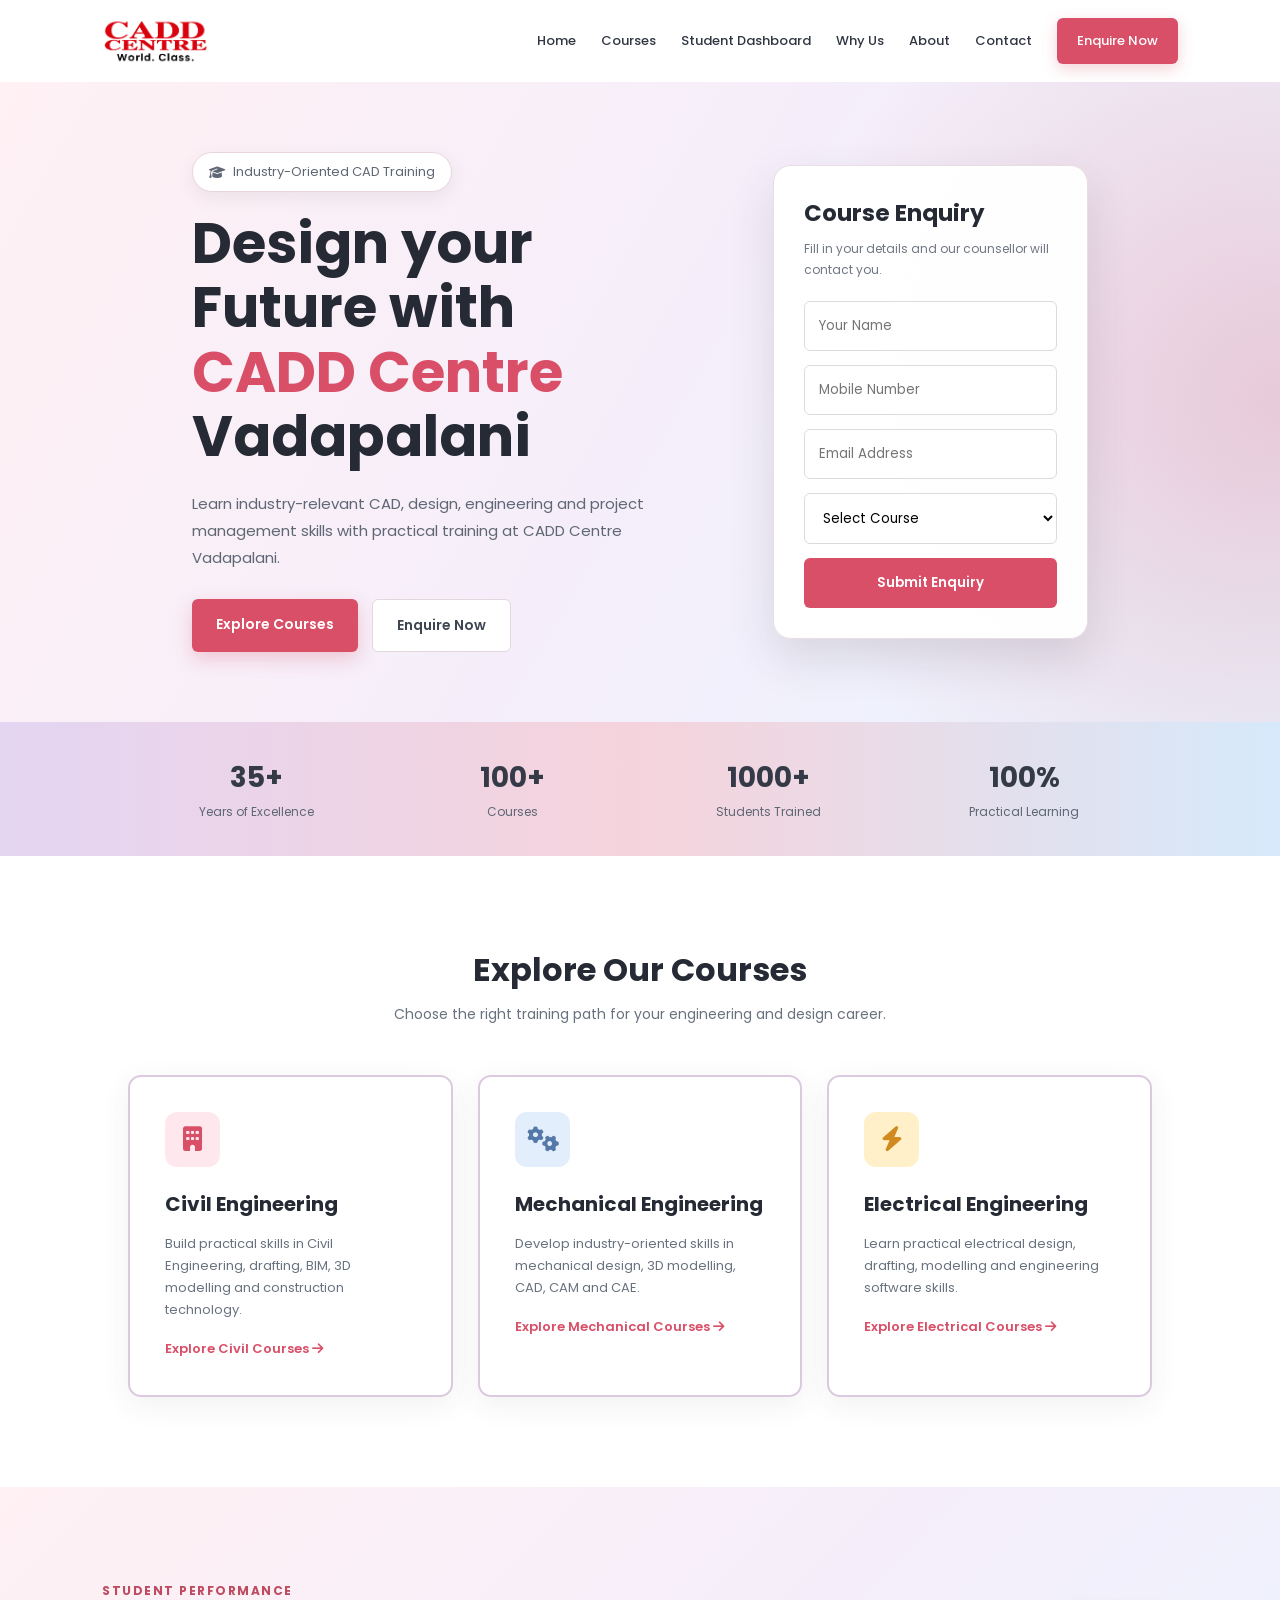
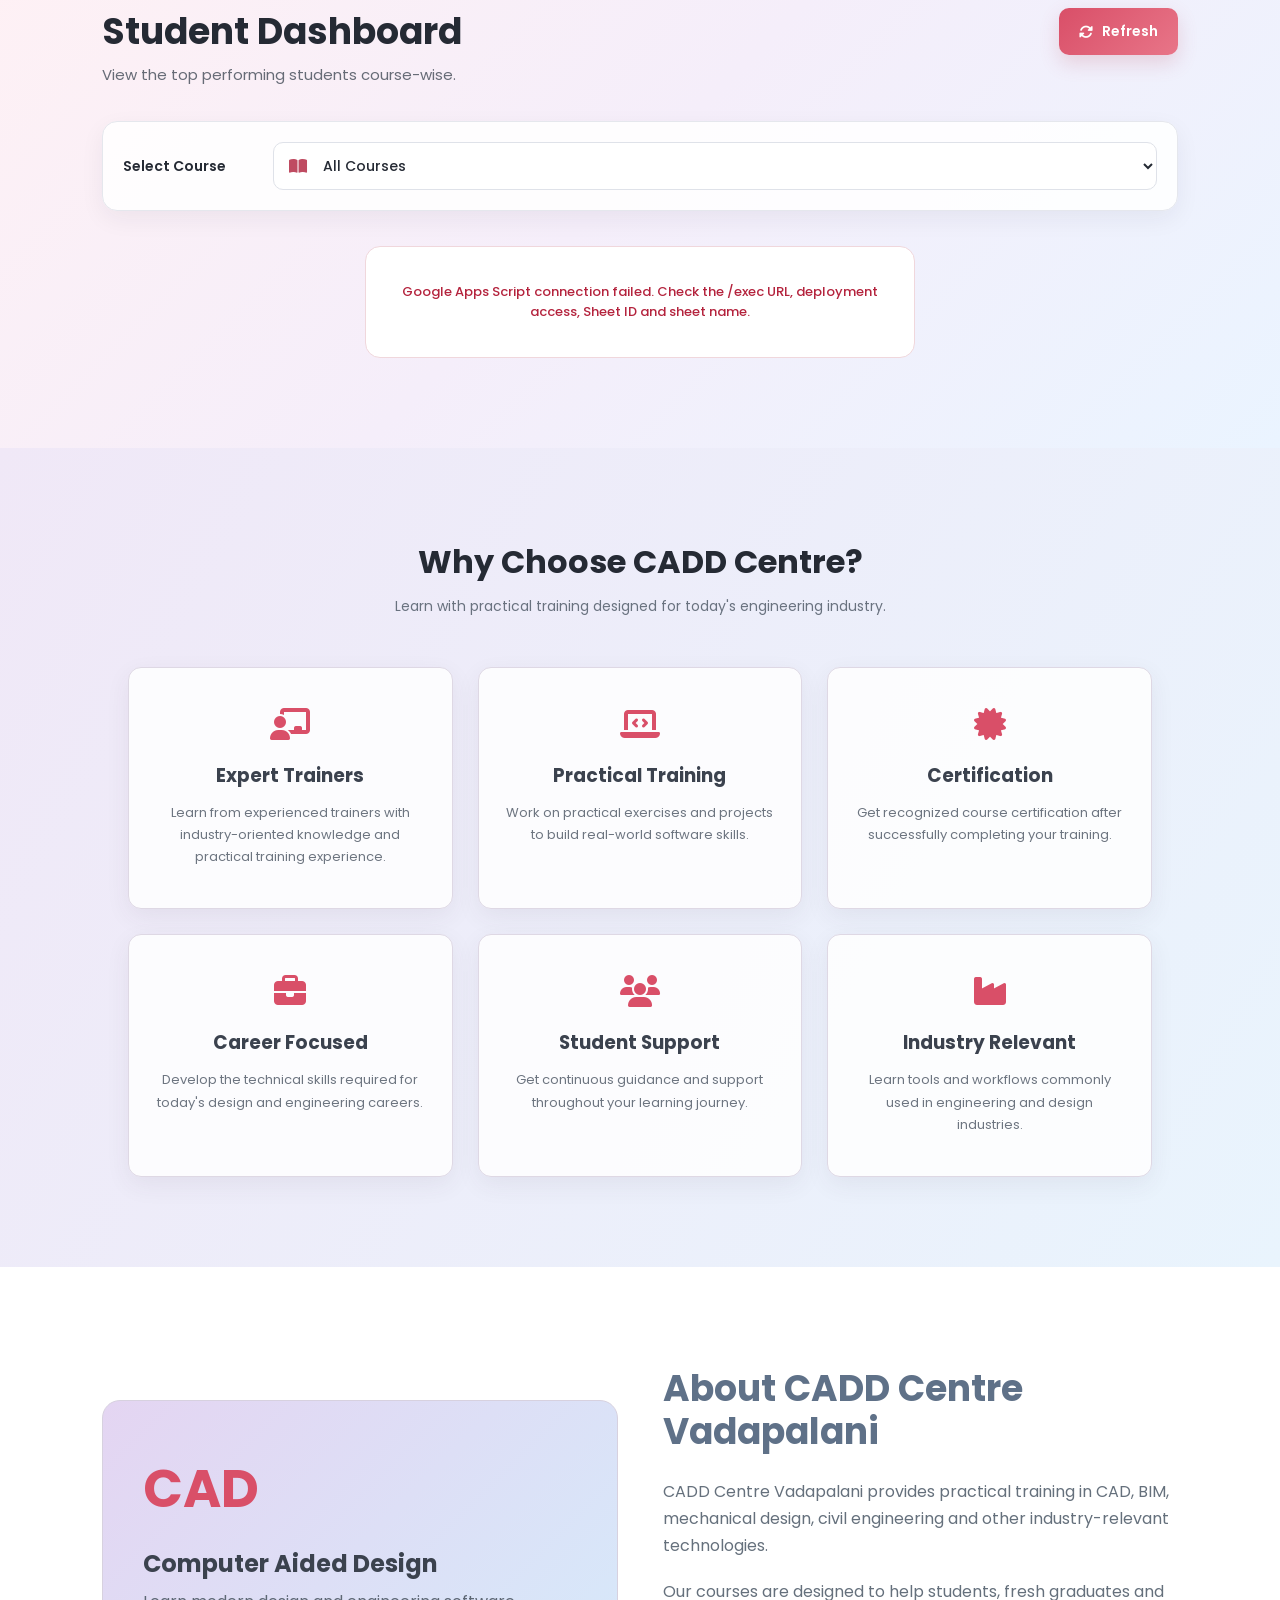
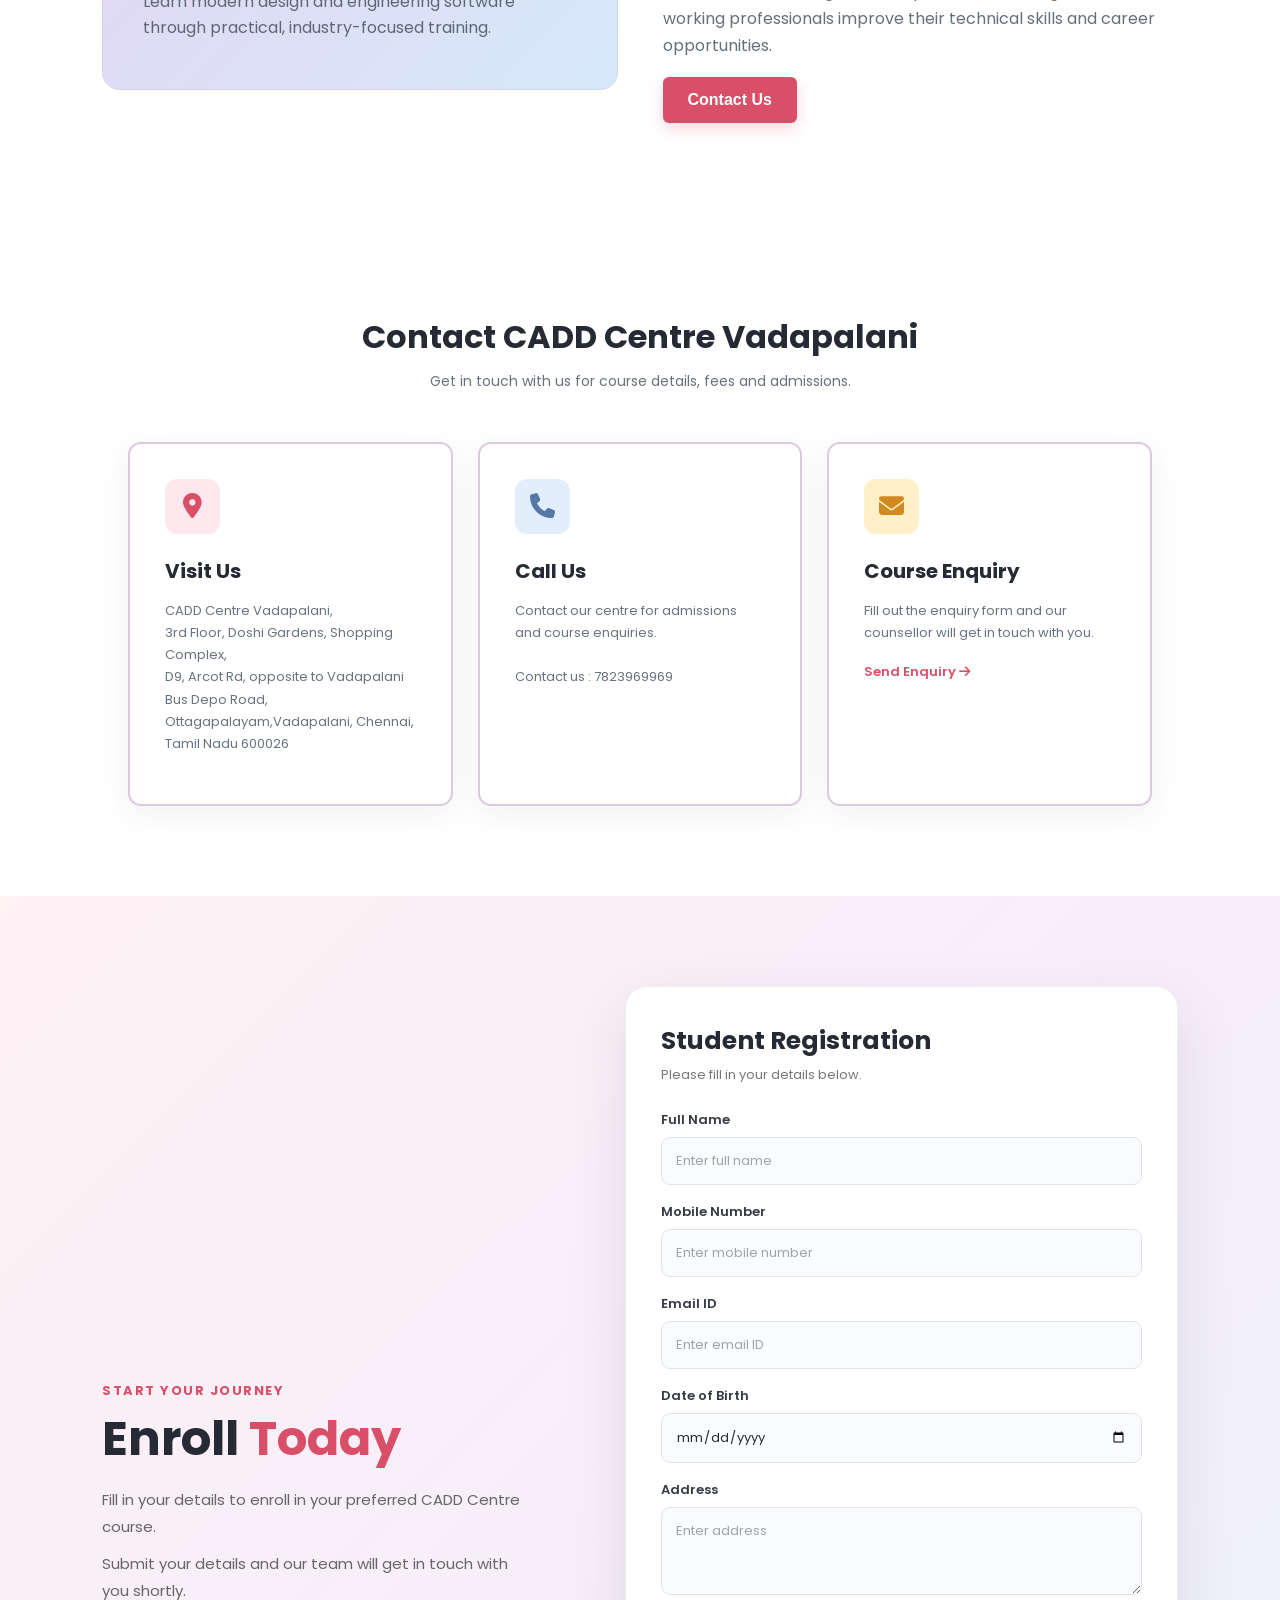
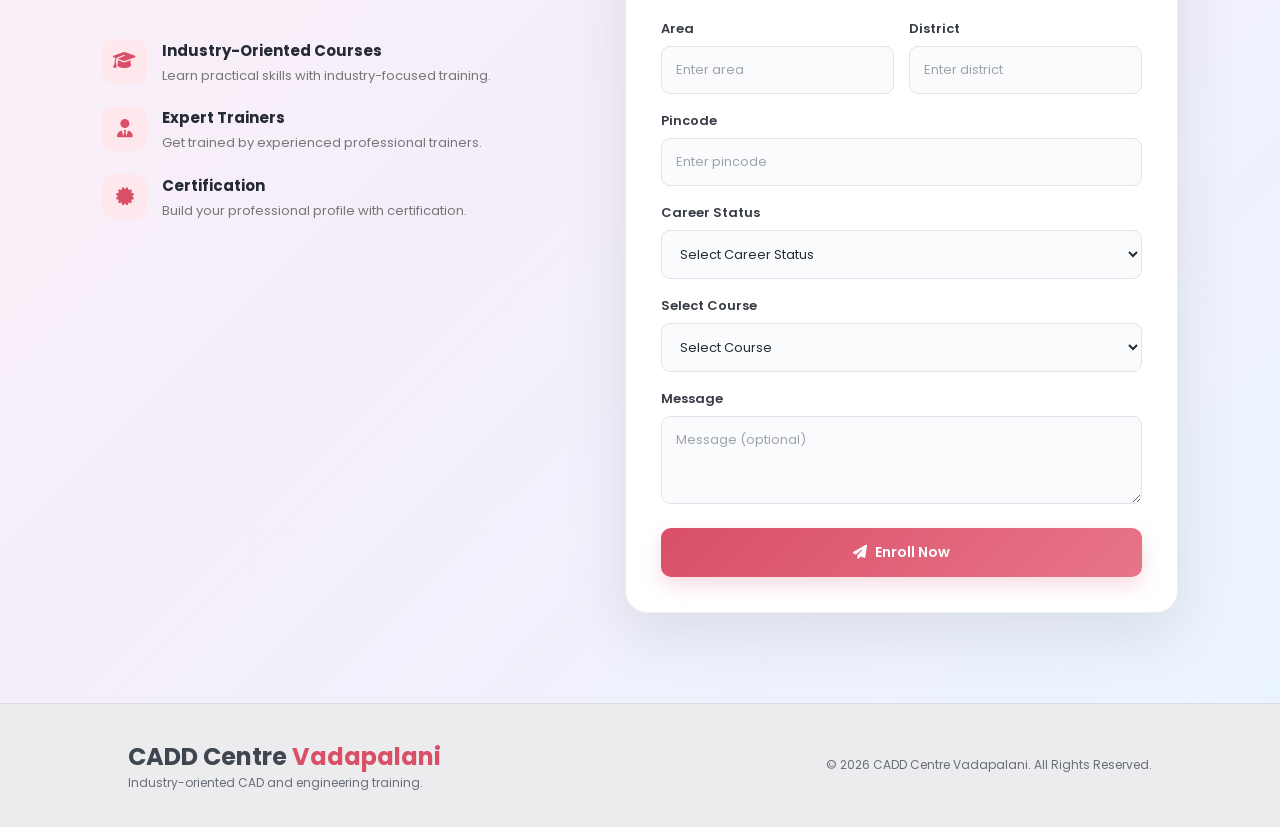
<file: index.html>
<!DOCTYPE html>
<html lang="en">

<head>
    <meta charset="UTF-8">
    <meta name="viewport" content="width=device-width, initial-scale=1.0">

    <title>CADD Centre Vadapalani</title>

    <!-- Google Font -->
    <link rel="preconnect" href="https://fonts.googleapis.com">
    <link rel="preconnect" href="https://fonts.gstatic.com" crossorigin>

    <link
        href="https://fonts.googleapis.com/css2?family=Poppins:wght@400;500;600;700;800&display=swap"
        rel="stylesheet"
    >

    <!-- Font Awesome -->
    <link
        rel="stylesheet"
        href="https://cdnjs.cloudflare.com/ajax/libs/font-awesome/6.5.2/css/all.min.css"
    >

    <!-- Main CSS -->
    <link rel="stylesheet" href="style.css">
</head>

<body>

 
    <!-- =====================================================
         NAVBAR
    ====================================================== -->

    <header class="navbar">

        <a href="index.html" class="logo">
            <img
                src="images/caddlogo.png"
                alt="CADD Centre Vadapalani"
            >
        </a>

        <nav class="nav-links" id="navLinks">

            <a href="#home">Home</a>

            <a href="#courses">Courses</a>

            <a href="#dashboard">Student Dashboard</a>

            <a href="#why-us">Why Us</a>

            <a href="#about">About</a>

            <a href="#contact">Contact</a>

            <a href="#enquiry" class="enquire-btn">
                Enquire Now
            </a>

        </nav>

        <button
            class="menu-toggle"
            id="menuToggle"
            aria-label="Open Menu"
            aria-expanded="false"
            type="button"
        >
            <span></span>
            <span></span>
            <span></span>
        </button>

    </header>


    <!-- =====================================================
         HERO
    ====================================================== -->

    <section class="hero" id="home">

        <div class="hero-content">

            <div class="tag">
                <i class="fa-solid fa-graduation-cap"></i>
                Industry-Oriented CAD Training
            </div>

             <h1>
                Design your Future with
                <br>
                <span>CADD Centre</span>
                <br>
                Vadapalani
            </h1>

            <p>
                Learn industry-relevant CAD, design, engineering
                and project management skills with practical
                training at CADD Centre Vadapalani.
            </p>

            <div class="hero-buttons">

                <a
                    href="#courses"
                    class="primary-btn"
                >
                    Explore Courses
                </a>

                <a
                    href="#enquiry"
                    class="secondary-btn"
                >
                    Enquire Now
                </a>

            </div>

        </div>


        <!-- ENQUIRY FORM -->

        <div
            class="course-form"
            id="enquiry"
        >

            <h2>
                Course Enquiry
            </h2>

            <p>
                Fill in your details and our counsellor
                will contact you.
            </p>

            <form id="enquiryForm">

                <input
                    type="text"
                    id="studentName"
                    placeholder="Your Name"
                    required
                >

                <input
                    type="tel"
                    id="studentPhone"
                    placeholder="Mobile Number"
                    required
                >

                <input
                    type="email"
                    id="studentEmail"
                    placeholder="Email Address"
                >

                <select
                    id="course"
                    required
                >

                    <option value="">
                        Select Course
                    </option>

                    <option value="Civil">
                        Civil
                    </option>

                    <option value="Mechanical">
                        Mechanical
                    </option>

                    <option value="Electrical">
                        Electrical
                    </option>

                </select>

                <button type="submit">
                    Submit Enquiry
                </button>

            </form>

        </div>

    </section>


    <!-- =====================================================
         STATISTICS
    ====================================================== -->

    <section class="stats">

        <div class="stat-box">

            <h2>35+</h2>

            <p>
                Years of Excellence
            </p>

        </div>


        <div class="stat-box">

            <h2>100+</h2>

            <p>
                Courses
            </p>

        </div>


        <div class="stat-box">

            <h2>1000+</h2>

            <p>
                Students Trained
            </p>

        </div>


        <div class="stat-box">

            <h2>100%</h2>

            <p>
                Practical Learning
            </p>

        </div>

    </section>


    <!-- =====================================================
         COURSES
    ====================================================== -->

    <section
        class="courses"
        id="courses"
    >

        <div class="section-title">

            <h2>
                Explore Our Courses
            </h2>

            <p>
                Choose the right training path for your
                engineering and design career.
            </p>

        </div>


        <div class="course-grid">


            <!-- CIVIL -->

            <div class="course-card">

                <div class="icon civil">
                    <i class="fa-solid fa-building"></i>
                </div>

                <h3>
                    Civil Engineering
                </h3>

                <p>
                    Build practical skills in Civil Engineering,
                    drafting, BIM, 3D modelling and construction
                    technology.
                </p>

                <a href="Civil.html">
                    Explore Civil Courses
                    <i class="fa-solid fa-arrow-right"></i>
                </a>

            </div>


            <!-- MECHANICAL -->

            <div class="course-card">

                <div class="icon mechanical">
                    <i class="fa-solid fa-gears"></i>
                </div>

                <h3>
                    Mechanical Engineering
                </h3>

                <p>
                    Develop industry-oriented skills in mechanical
                    design, 3D modelling, CAD, CAM and CAE.
                </p>

                <a href="mech.html">
                    Explore Mechanical Courses
                    <i class="fa-solid fa-arrow-right"></i>
                </a>

            </div>


            <!-- ELECTRICAL -->

            <div class="course-card">

                <div class="icon electrical">
                    <i class="fa-solid fa-bolt"></i>
                </div>

                <h3>
                    Electrical Engineering
                </h3>

                <p>
                    Learn practical electrical design, drafting,
                    modelling and engineering software skills.
                </p>

                <a href="elec.html">
                    Explore Electrical Courses
                    <i class="fa-solid fa-arrow-right"></i>
                </a>

            </div>

        </div>

    </section>


    <!-- =====================================================
         STUDENT DASHBOARD
    ====================================================== -->


<section class="student-dashboard" id="dashboard">

    <div class="dashboard-container">

        <!-- HEADER -->
        <div class="dashboard-header">

            <div class="dashboard-title-area">

                <span class="dashboard-label">
                    STUDENT PERFORMANCE
                </span>

                <h2>Student Dashboard</h2>

                <p>
                    View the top performing students course-wise.
                </p>

            </div>


            <button
                type="button"
                class="dashboard-refresh"
                id="dashboardRefresh"
            >

                <i class="fa-solid fa-rotate"></i>

                <span>Refresh</span>

            </button>

        </div>



        <!-- FILTER -->
        <div class="course-filter-box">

            <div class="filter-label">

                <label for="courseFilter">
                    Select Course
                </label>

            </div>


            <div class="course-select-wrapper">

                <i class="fa-solid fa-book-open"></i>

                <select id="courseFilter">

                    <option value="ALL">
                        All Courses
                    </option>

                    <option value="AutoCAD">
                        AutoCAD
                    </option>

                    <option value="Revit Architecture">
                        Revit Architecture
                    </option>

                    <option value="Revit Structure">
                        Revit Structure
                    </option>

                    <option value="Revit MEP">
                        Revit MEP
                    </option>

                    <option value="Navisworks">
                        Navisworks
                    </option>

                    <option value="Civil 3D">
                        Civil 3D
                    </option>

                    <option value="SketchUp">
                        SketchUp
                    </option>

                    <option value="3Ds Max">
                        3Ds Max
                    </option>

                    <option value="V-Ray">
                        V-Ray
                    </option>

                    <option value="Lumion">
                        Lumion
                    </option>

                    <option value="STAAD Pro">
                        STAAD Pro
                    </option>

                    <option value="ETABS">
                        ETABS
                    </option>

                    <option value="Tekla">
                        Tekla
                    </option>

                    <option value="Primavera">
                        Primavera
                    </option>

                    <option value="MSP">
                        MSP
                    </option>

                    <option value="SolidWorks">
                        SolidWorks
                    </option>

                    <option value="AutoCAD Mechanical">
                        AutoCAD Mechanical
                    </option>

                    <option value="CATIA">
                        CATIA
                    </option>

                    <option value="Creo">
                        Creo
                    </option>

                    <option value="NX CAD">
                        NX CAD
                    </option>

                    <option value="Fusion 360">
                        Fusion 360
                    </option>

                    <option value="Inventor">
                        Inventor
                    </option>

                    <option value="MasterCAM">
                        MasterCAM
                    </option>

                    <option value="NX CAM">
                        NX CAM
                    </option>

                    <option value="Ansys">
                        Ansys
                    </option>

                    <option value="HyperMesh">
                        HyperMesh
                    </option>

                    <option value="Ansys Fluent">
                        Ansys Fluent
                    </option>

                    <option value="Clay Modelling">
                        Clay Modelling
                    </option>

                    <option value="BIW">
                        BIW
                    </option>

                    <option value="Electrical CAD">
                        Electrical CAD
                    </option>

                    <option value="AutoCAD Electrical">
                        AutoCAD Electrical
                    </option>

                    <option value="ETAP">
                        ETAP
                    </option>

                </select>

            </div>

        </div>



        <!-- STATUS -->
        <div
            class="dashboard-loading"
            id="dashboardLoading"
        >

            <i class="fa-solid fa-spinner fa-spin"></i>

            <span>
                Loading student data...
            </span>

        </div>



        <!-- ERROR -->
        <div
            class="dashboard-error"
            id="dashboardError"
            style="display:none;"
        >

            <i class="fa-solid fa-circle-exclamation"></i>

            <span id="dashboardErrorText">
                Unable to load student data.
            </span>

        </div>



        <!-- EMPTY -->
        <div
            class="dashboard-empty"
            id="dashboardEmpty"
            style="display:none;"
        >

            <i class="fa-solid fa-user-graduate"></i>

            <h3>No Students Found</h3>

            <p>
                No student data is available for this course.
            </p>

        </div>



        <!-- STUDENT CARDS -->
        <div
            class="dashboard-grid"
            id="dashboardGrid"
        ></div>

    </div>

</section>


    <!-- =====================================================
         WHY US
    ====================================================== -->

    <section
        class="why-section"
        id="why-us"
    >

        <div class="section-title light">

            <h2>
                Why Choose CADD Centre?
            </h2>

            <p>
                Learn with practical training designed for
                today's engineering industry.
            </p>

        </div>


        <div class="why-grid">


            <div class="why-card">

                <i class="fa-solid fa-chalkboard-user"></i>

                <h3>
                    Expert Trainers
                </h3>

                <p>
                    Learn from experienced trainers with
                    industry-oriented knowledge and practical
                    training experience.
                </p>

            </div>


            <div class="why-card">

                <i class="fa-solid fa-laptop-code"></i>

                <h3>
                    Practical Training
                </h3>

                <p>
                    Work on practical exercises and projects
                    to build real-world software skills.
                </p>

            </div>


            <div class="why-card">

                <i class="fa-solid fa-certificate"></i>

                <h3>
                    Certification
                </h3>

                <p>
                    Get recognized course certification after
                    successfully completing your training.
                </p>

            </div>


            <div class="why-card">

                <i class="fa-solid fa-briefcase"></i>

                <h3>
                    Career Focused
                </h3>

                <p>
                    Develop the technical skills required for
                    today's design and engineering careers.
                </p>

            </div>


            <div class="why-card">

                <i class="fa-solid fa-users"></i>

                <h3>
                    Student Support
                </h3>

                <p>
                    Get continuous guidance and support
                    throughout your learning journey.
                </p>

            </div>


            <div class="why-card">

                <i class="fa-solid fa-industry"></i>

                <h3>
                    Industry Relevant
                </h3>

                <p>
                    Learn tools and workflows commonly used
                    in engineering and design industries.
                </p>

            </div>

        </div>

    </section>


    <!-- =====================================================
         ABOUT
    ====================================================== -->

    <section
        class="about-section"
        id="about"
    >

        <div class="about-container">


            <div class="about-card">

                <div>

                    <h2>
                        CAD
                    </h2>

                    <h3>
                        Computer Aided Design
                    </h3>

                    <p>
                        Learn modern design and engineering
                        software through practical,
                        industry-focused training.
                    </p>

                </div>

            </div>


            <div class="about-content">

                <h2>
                    About CADD Centre Vadapalani
                </h2>

                <p>
                    CADD Centre Vadapalani provides practical
                    training in CAD, BIM, mechanical design,
                    civil engineering and other industry-relevant
                    technologies.
                </p>

                <p>
                    Our courses are designed to help students,
                    fresh graduates and working professionals
                    improve their technical skills and career
                    opportunities.
                </p>

                <button
                    type="button"
                    onclick="document.getElementById('enquiry').scrollIntoView({behavior:'smooth'})"
                >
                    Contact Us
                </button>

            </div>

        </div>

    </section>


    <!-- =====================================================
         CONTACT
    ====================================================== -->

    <section
        class="courses"
        id="contact"
    >

        <div class="section-title">

            <h2>
                Contact CADD Centre Vadapalani
            </h2>

            <p>
                Get in touch with us for course details,
                fees and admissions.
            </p>

        </div>


        <div class="course-grid">


            <!-- VISIT US -->
<div class="course-card">

    <div class="icon civil">
        <i class="fa-solid fa-location-dot"></i>
    </div>

    <h3>
        Visit Us
    </h3>

    <p>
        CADD Centre Vadapalani,<br>
      3rd Floor, Doshi Gardens, Shopping Complex,<br>
       D9, Arcot Rd, opposite to Vadapalani Bus Depo Road, <br>
       Ottagapalayam,Vadapalani, Chennai, Tamil Nadu 600026
    </p>
</div>


            <div class="course-card">

                <div class="icon mechanical">
                    <i class="fa-solid fa-phone"></i>
                </div>

                <h3>
                    Call Us
                </h3>

                <p>
                    Contact our centre for
                    admissions and course enquiries. <br><br>

                    Contact us : 7823969969
                </p>

            </div>


            <div class="course-card">

                <div class="icon electrical">
                    <i class="fa-solid fa-envelope"></i>
                </div>

                <h3>
                    Course Enquiry
                </h3>

                <p>
                    Fill out the enquiry form and
                    our counsellor will get in touch
                    with you.
                </p>

                <a href="#enquiry">
                    Send Enquiry
                    <i class="fa-solid fa-arrow-right"></i>
                </a>

            </div>

        </div>

    </section>

    <!-- =====================================================
     ENROLL TODAY SECTION
====================================================== -->

<section class="enquiry-section" id="register">

    <div class="enquiry-container">

        <!-- LEFT CONTENT -->
        <div class="enquiry-content">

            <span class="enquiry-tag">START YOUR JOURNEY</span>

            <h2>
                Enroll <strong>Today</strong>
            </h2>

            <p>
                Fill in your details to enroll in your preferred
                CADD Centre course.
            </p>

            <p>
                Submit your details and our team will get in touch
                with you shortly.
            </p>

            <div class="enquiry-points">

                <div class="enquiry-point">
                    <i class="fa-solid fa-graduation-cap"></i>
                    <div>
                        <h4>Industry-Oriented Courses</h4>
                        <p>Learn practical skills with industry-focused training.</p>
                    </div>
                </div>

                <div class="enquiry-point">
                    <i class="fa-solid fa-user-tie"></i>
                    <div>
                        <h4>Expert Trainers</h4>
                        <p>Get trained by experienced professional trainers.</p>
                    </div>
                </div>

                <div class="enquiry-point">
                    <i class="fa-solid fa-certificate"></i>
                    <div>
                        <h4>Certification</h4>
                        <p>Build your professional profile with certification.</p>
                    </div>
                </div>

            </div>

        </div>


        <!-- RIGHT FORM -->
        <form
            id="registrationForm"
            class="registration-form"
        >

            <div class="form-heading">
                <h3>Student Registration</h3>
                <p>Please fill in your details below.</p>
            </div>


            <!-- FULL NAME -->
            <div class="form-group">

                <label for="registrationName">
                    Full Name
                </label>

                <input
                    type="text"
                    id="registrationName"
                    placeholder="Enter full name"
                    required
                >

            </div>


            <!-- PHONE -->
            <div class="form-group">

                <label for="registrationPhone">
                    Mobile Number
                </label>

                <input
                    type="tel"
                    id="registrationPhone"
                    placeholder="Enter mobile number"
                    maxlength="10"
                    pattern="[0-9]{10}"
                    inputmode="numeric"
                    required
                >

            </div>


            <!-- EMAIL -->
            <div class="form-group">

                <label for="registrationEmail">
                    Email ID
                </label>

                <input
                    type="email"
                    id="registrationEmail"
                    placeholder="Enter email ID"
                    required
                >

            </div>


            <!-- DOB -->
            <div class="form-group">

                <label for="registrationDob">
                    Date of Birth
                </label>

                <input
                    type="date"
                    id="registrationDob"
                    required
                >

            </div>


            <!-- ADDRESS -->
            <div class="form-group">

                <label for="registrationAddress">
                    Address
                </label>

                <textarea
                    id="registrationAddress"
                    rows="3"
                    placeholder="Enter address"
                    required
                ></textarea>

            </div>


            <!-- AREA + DISTRICT -->
            <div class="form-row">

                <div class="form-group">

                    <label for="registrationArea">
                        Area
                    </label>

                    <input
                        type="text"
                        id="registrationArea"
                        placeholder="Enter area"
                        required
                    >

                </div>


                <div class="form-group">

                    <label for="registrationDistrict">
                        District
                    </label>

                    <input
                        type="text"
                        id="registrationDistrict"
                        placeholder="Enter district"
                        required
                    >

                </div>

            </div>


            <!-- PINCODE -->
            <div class="form-group">

                <label for="registrationPincode">
                    Pincode
                </label>

                <input
                    type="text"
                    id="registrationPincode"
                    placeholder="Enter pincode"
                    maxlength="6"
                    pattern="[0-9]{6}"
                    inputmode="numeric"
                    required
                >

            </div>


            <!-- CAREER STATUS -->
            <div class="form-group">

                <label for="registrationCareerStatus">
                    Career Status
                </label>

                <select
                    id="registrationCareerStatus"
                    required
                >

                    <option value="">
                        Select Career Status
                    </option>

                    <option value="Student">
                        Student
                    </option>

                    <option value="Working Professional">
                        Working Professional
                    </option>

                    <option value="Job Seeker">
                        Job Seeker
                    </option>

                    <option value="Others">
                        Others
                    </option>

                </select>

            </div>


            <!-- STUDENT DETAILS -->
            <div
                id="registrationStudentDetails"
                class="career-extra-fields"
                style="display:none;"
            >

                <div class="form-group">

                    <label for="registrationCollege">
                        College Name
                    </label>

                    <input
                        type="text"
                        id="registrationCollege"
                        placeholder="Enter college name"
                    >

                </div>


                <div class="form-group">

                    <label for="registrationDepartment">
                        Department
                    </label>

                    <input
                        type="text"
                        id="registrationDepartment"
                        placeholder="Enter department"
                    >

                </div>

            </div>


            <!-- WORKING PROFESSIONAL DETAILS -->
            <div
                id="registrationWorkingDetails"
                class="career-extra-fields"
                style="display:none;"
            >

                <div class="form-group">

                    <label for="registrationCompany">
                        Company / Organisation
                    </label>

                    <input
                        type="text"
                        id="registrationCompany"
                        placeholder="Enter company / organisation name"
                    >

                </div>


                <div class="form-group">

                    <label for="registrationWorkLocation">
                        Work Location
                    </label>

                    <input
                        type="text"
                        id="registrationWorkLocation"
                        placeholder="Enter work location"
                    >

                </div>

            </div>


            <!-- COURSE CATEGORY -->
            <div class="form-group">

                <label for="registrationCourse">
                    Select Course
                </label>

                <select
                    id="registrationCourse"
                    required
                >

                    <option value="">
                        Select Course
                    </option>

                    <option value="Coding">
                        Civil
                    </option>

                    <option value="Non-Coding">
                        Mechanical
                    </option>

                    <option value="Non-Coding">
                        Electrical 
                    </option>
                </select>

            </div>


            <!-- MESSAGE -->
            <div class="form-group">

                <label for="registrationMessage">
                    Message
                </label>

                <textarea
                    id="registrationMessage"
                    rows="3"
                    placeholder="Message (optional)"
                ></textarea>

            </div>


            <!-- SUCCESS MESSAGE -->
            <div
                id="registrationSuccess"
                class="registration-success"
                style="display:none;"
            ></div>


            <!-- SUBMIT -->
            <button
                type="submit"
                id="submitRegistration"
                class="registration-submit"
            >

                <i class="fa-solid fa-paper-plane"></i>

                Enroll Now

            </button>

        </form>

    </div>

</section>


    <!-- =====================================================
         FOOTER
    ====================================================== -->

    <footer>

        <div>

            <h2>
                CADD Centre
                <span>
                    Vadapalani
                </span>
            </h2>

            <p>
                Industry-oriented CAD and engineering training.
            </p>

        </div>

        <p>
            © 2026 CADD Centre Vadapalani.
            All Rights Reserved.
        </p>

    </footer>


    <!-- =====================================================
         JAVASCRIPT
    ====================================================== -->

    <script>

        /* =====================================================
           MOBILE MENU
        ====================================================== */

        document.addEventListener("DOMContentLoaded", function () {

            const menuToggle =
                document.getElementById("menuToggle");

            const navLinks =
                document.getElementById("navLinks");

            if (menuToggle && navLinks) {

                menuToggle.addEventListener(
                    "click",
                    function () {

                        navLinks.classList.toggle("active");

                        menuToggle.classList.toggle("active");

                        const expanded =
                            navLinks.classList.contains("active");

                        menuToggle.setAttribute(
                            "aria-expanded",
                            expanded ? "true" : "false"
                        );

                    }
                );


                navLinks
                    .querySelectorAll("a")
                    .forEach(function (link) {

                        link.addEventListener(
                            "click",
                            function () {

                                navLinks.classList.remove("active");

                                menuToggle.classList.remove("active");

                                menuToggle.setAttribute(
                                    "aria-expanded",
                                    "false"
                                );

                            }
                        );

                    });

            }

        });


        /* =====================================================
           GOOGLE APPS SCRIPT URL
        ====================================================== */

        /*
           IMPORTANT:

           Intha URL-ai unga Google Apps Script
           deployed Web App /exec URL-oda replace pannunga.

           Example:

           https://script.google.com/macros/s/XXXXXXXXXXXX/exec
        */

        const STUDENT_DASHBOARD_API =
            "https://script.google.com/macros/s/AKfycbz_h4qlSj42496RUVQ0gdp6-YeqkgZhFN-kMTbuPNjdLMMzWTisd4kXTt0B_n8e7H48/exec";


        /* =====================================================
           STUDENT DASHBOARD
        ====================================================== */

        let allStudentData = [];


        /* =====================================================
           NORMALIZE COURSE NAME
        ====================================================== */

        function normalizeCourseName(value) {

            return String(value || "")
                .trim()
                .toLowerCase()
                .replace(/\s+/g, "");

        }


        /* =====================================================
           ESCAPE HTML
        ====================================================== */

        function escapeHTML(value) {

            return String(value ?? "")
                .replace(/&/g, "&amp;")
                .replace(/</g, "&lt;")
                .replace(/>/g, "&gt;")
                .replace(/"/g, "&quot;")
                .replace(/'/g, "&#039;");

        }


        /* =====================================================
           GET MARK
        ====================================================== */

        function getMark(student) {

            const value =
                Number(
                    String(student?.mark ?? 0)
                        .replace(/[^0-9.-]/g, "")
                );

            return Number.isFinite(value)
                ? value
                : 0;

        }


        /* =====================================================
           COURSE ICON
        ====================================================== */

        function getCourseIcon(course) {

            const value =
                String(course || "")
                    .toLowerCase();


            if (value.includes("auto")) {
                return "fa-drafting-compass";
            }


            if (value.includes("revit")) {
                return "fa-building";
            }


            if (value.includes("navisworks")) {
                return "fa-cubes";
            }


            if (value.includes("civil")) {
                return "fa-road";
            }


            if (value.includes("sketchup")) {
                return "fa-cube";
            }


            if (value.includes("3ds")) {
                return "fa-shapes";
            }


            if (value.includes("solidworks")) {
                return "fa-gears";
            }


            if (value.includes("catia")) {
                return "fa-industry";
            }


            if (value.includes("creo")) {
                return "fa-drafting-compass";
            }


            if (value.includes("nx")) {
                return "fa-gears";
            }


            if (
                value.includes("ansys") ||
                value.includes("hypermesh")
            ) {
                return "fa-chart-line";
            }


            if (
                value.includes("electrical") ||
                value.includes("etap")
            ) {
                return "fa-bolt";
            }


            if (
                value.includes("staad") ||
                value.includes("etabs")
            ) {
                return "fa-building-columns";
            }


            if (value.includes("mep")) {
                return "fa-bolt";
            }


            return "fa-graduation-cap";

        }


        /* =====================================================
           ERROR
        ====================================================== */

        function showDashboardError(message) {

            const loading =
                document.getElementById(
                    "dashboardLoading"
                );

            const errorBox =
                document.getElementById(
                    "dashboardError"
                );

            const grid =
                document.getElementById(
                    "dashboardGrid"
                );


            if (loading) {
                loading.style.display = "none";
            }


            if (grid) {
                grid.innerHTML = "";
            }


            if (errorBox) {

                errorBox.textContent =
                    message ||
                    "Unable to load student data.";

                errorBox.style.display =
                    "block";

            }


            console.error(
                "Student Dashboard:",
                message
            );

        }


        function hideDashboardError() {

            const errorBox =
                document.getElementById(
                    "dashboardError"
                );


            if (errorBox) {

                errorBox.textContent = "";

                errorBox.style.display =
                    "none";

            }

        }


        /* =====================================================
           GET TOP 3 STUDENTS FOR EVERY COURSE
        ====================================================== */

        function getTopThreeForEveryCourse() {

            const grouped = {};


            allStudentData.forEach(
                function (student) {

                    const courseKey =
                        normalizeCourseName(
                            student.course
                        );


                    if (!courseKey) {
                        return;
                    }


                    if (!grouped[courseKey]) {
                        grouped[courseKey] = [];
                    }


                    grouped[courseKey].push(
                        student
                    );

                }
            );


            const result = [];


            Object.keys(grouped)
                .forEach(
                    function (courseKey) {

                        const topThree =
                            grouped[courseKey]
                                .slice()
                                .sort(
                                    function (a, b) {

                                        return (
                                            getMark(b) -
                                            getMark(a)
                                        );

                                    }
                                )
                                .slice(0, 3);


                        topThree.forEach(
                            function (
                                student,
                                index
                            ) {

                                result.push({

                                    ...student,

                                    rank:
                                        index + 1

                                });

                            }
                        );

                    }
                );


            return result;

        }


        /* =====================================================
           CREATE STUDENT CARD
        ====================================================== */

        function createStudentCard(student) {

            const rank =
                Number(student.rank) || 1;


            const icon =
                getCourseIcon(
                    student.course
                );


            return `

                <article class="topper-card">

                    <div class="topper-card-top">

                        <div class="topper-icon">

                            <i
                                class="fa-solid ${icon}">
                            </i>

                        </div>


                        <span class="topper-badge">

                            <i
                                class="fa-solid fa-trophy">
                            </i>

                            TOP ${rank}

                        </span>

                    </div>


                    <div class="topper-course">

                        ${escapeHTML(
                            student.course || "-"
                        )}

                    </div>


                    <h3>

                        ${escapeHTML(
                            student.name || "Student"
                        )}

                    </h3>


                    <div class="topper-mark">

                        <strong>

                            ${escapeHTML(
                                getMark(student)
                            )}

                        </strong>

                        <span>
                            / 100
                        </span>

                    </div>


                    <div class="topper-date">

                        <i
                            class="fa-regular fa-calendar">
                        </i>

                        Joined:

                        ${escapeHTML(
                            student.joinedDate || "-"
                        )}

                    </div>

                </article>

            `;

        }


        /* =====================================================
           RENDER DASHBOARD
        ====================================================== */

        function renderDashboard() {

            const courseFilter =
                document.getElementById(
                    "courseFilter"
                );


            const grid =
                document.getElementById(
                    "dashboardGrid"
                );


            if (!courseFilter || !grid) {
                return;
            }


            const selectedCourse =
                courseFilter.value;


            let filteredData = [];


            /* ALL COURSES */

            if (selectedCourse === "ALL") {

                filteredData =
                    getTopThreeForEveryCourse();

            }


            /* SPECIFIC COURSE */

            else {

                filteredData =
                    allStudentData

                        .filter(
                            function (student) {

                                return (
                                    normalizeCourseName(
                                        student.course
                                    ) ===
                                    normalizeCourseName(
                                        selectedCourse
                                    )
                                );

                            }
                        )

                        .slice()

                        .sort(
                            function (a, b) {

                                return (
                                    getMark(b) -
                                    getMark(a)
                                );

                            }
                        )

                        .slice(0, 3)

                        .map(
                            function (
                                student,
                                index
                            ) {

                                return {

                                    ...student,

                                    rank:
                                        index + 1

                                };

                            }
                        );

            }


            /* EMPTY */

            if (
                filteredData.length === 0
            ) {

                grid.innerHTML = `

                    <div class="dashboard-empty">

                        <i
                            class="fa-solid fa-users-slash">
                        </i>

                        <h3>
                            No student records found
                        </h3>

                        <p>
                            No marks are available
                            for the selected course.
                        </p>

                    </div>

                `;

                return;

            }


            /* CARDS */

            grid.innerHTML =
                filteredData
                    .map(
                        createStudentCard
                    )
                    .join("");

        }


        /* =====================================================
           JSONP CALLBACK
        ====================================================== */

        window.studentDashboardCallback =
            function (response) {

                const loading =
                    document.getElementById(
                        "dashboardLoading"
                    );


                if (loading) {

                    loading.style.display =
                        "none";

                }


                if (
                    !response ||
                    response.ok !== true
                ) {

                    showDashboardError(

                        response?.message ||

                        response?.error ||

                        "Unable to load student data from Google Sheets."

                    );

                    return;

                }


                allStudentData =
                    Array.isArray(
                        response.data
                    )
                        ? response.data
                        : [];


                hideDashboardError();


                renderDashboard();

            };


        /* =====================================================
           LOAD STUDENT DASHBOARD
        ====================================================== */

        function loadStudentDashboard() {

            const loading =
                document.getElementById(
                    "dashboardLoading"
                );


            const grid =
                document.getElementById(
                    "dashboardGrid"
                );


            hideDashboardError();


            if (loading) {

                loading.style.display =
                    "flex";

            }


            if (grid) {

                grid.innerHTML = "";

            }


            /* CHECK API URL */

            if (
                !STUDENT_DASHBOARD_API ||
                STUDENT_DASHBOARD_API.includes(
                    "PASTE_YOUR"
                )
            ) {

                showDashboardError(

                    "Please paste your Google Apps Script Web App /exec URL in STUDENT_DASHBOARD_API."

                );

                return;

            }


            /* REMOVE OLD JSONP SCRIPT */

            const oldScript =
                document.getElementById(
                    "studentDashboardJSONP"
                );


            if (oldScript) {
                oldScript.remove();
            }


            /* CREATE NEW SCRIPT */

            const script =
                document.createElement(
                    "script"
                );


            script.id =
                "studentDashboardJSONP";


            const separator =
                STUDENT_DASHBOARD_API.includes(
                    "?"
                )
                    ? "&"
                    : "?";


            script.src =
                STUDENT_DASHBOARD_API +

                separator +

                "action=topStudents" +

                "&callback=studentDashboardCallback" +

                "&t=" +

                Date.now();


            script.onerror =
                function () {

                    if (loading) {

                        loading.style.display =
                            "none";

                    }


                    showDashboardError(

                        "Google Apps Script connection failed. Check the /exec URL, deployment access, Sheet ID and sheet name."

                    );

                };


            document.body.appendChild(
                script
            );

        }


        /* =====================================================
           DASHBOARD EVENTS
        ====================================================== */

        document.addEventListener(
            "DOMContentLoaded",
            function () {

                const courseFilter =
                    document.getElementById(
                        "courseFilter"
                    );


                const dashboardRefresh =
                    document.getElementById(
                        "dashboardRefresh"
                    );


                if (courseFilter) {

                    courseFilter.addEventListener(
                        "change",
                        function () {

                            renderDashboard();

                        }
                    );

                }


                if (dashboardRefresh) {

                    dashboardRefresh.addEventListener(
                        "click",
                        function () {

                            loadStudentDashboard();

                        }
                    );

                }


                loadStudentDashboard();

            }
        );


        /* =====================================================
           ENQUIRY FORM
        ====================================================== */

        document.addEventListener(
            "DOMContentLoaded",
            function () {

                const enquiryForm =
                    document.getElementById(
                        "enquiryForm"
                    );


                if (!enquiryForm) {
                    return;
                }


                enquiryForm.addEventListener(
                    "submit",
                    function (event) {

                        event.preventDefault();


                        const name =
                            document
                                .getElementById(
                                    "studentName"
                                )
                                ?.value
                                .trim() || "";


                        const phone =
                            document
                                .getElementById(
                                    "studentPhone"
                                )
                                ?.value
                                .trim() || "";


                        const email =
                            document
                                .getElementById(
                                    "studentEmail"
                                )
                                ?.value
                                .trim() || "";


                        const course =
                            document
                                .getElementById(
                                    "course"
                                )
                                ?.value || "";


                        if (
                            !name ||
                            !phone ||
                            !course
                        ) {

                            alert(
                                "Please fill in all required details."
                            );

                            return;

                        }


                        /*
                           Replace this with your
                           actual WhatsApp number.

                           Example:
                           919876543210
                        */

                        const whatsappNumber =
                            "919884092853";


                        const message =

                            "Hello CADD Centre Vadapalani,%0A%0A" +

                            "Name: " +
                            encodeURIComponent(name) +
                            "%0A" +

                            "Phone: " +
                            encodeURIComponent(phone) +
                            "%0A" +

                            "Email: " +
                            encodeURIComponent(
                                email || "Not provided"
                            ) +
                            "%0A" +

                            "Course: " +
                            encodeURIComponent(course) +
                            "%0A%0A" +

                            "I would like to know more about the course.";


                        const whatsappURL =

                            "https://wa.me/" +

                            whatsappNumber +

                            "?text=" +

                            message;


                        window.open(
                            whatsappURL,
                            "_blank"
                        );


                        enquiryForm.reset();

                    }
                );

            }
        );

       
/* =====================================================
   ENROLLMENT FORM
===================================================== */

document.addEventListener("DOMContentLoaded", function () {

    const registrationForm =
        document.getElementById("registrationForm");

    const careerStatus =
        document.getElementById("registrationCareerStatus");

    const studentDetails =
        document.getElementById("registrationStudentDetails");

    const workingDetails =
        document.getElementById("registrationWorkingDetails");

    const successBox =
        document.getElementById("registrationSuccess");


    /* =================================================
       CAREER STATUS
    ================================================= */

    careerStatus.addEventListener("change", function () {

        studentDetails.style.display = "none";
        workingDetails.style.display = "none";


        if (this.value === "Student") {

            studentDetails.style.display = "block";

        }


        if (this.value === "Working Professional") {

            workingDetails.style.display = "block";

        }

    });


    /* =================================================
       PHONE NUMBER
    ================================================= */

    document
        .getElementById("registrationPhone")
        .addEventListener("input", function () {

            this.value = this.value.replace(/\D/g, "");

        });


    /* =================================================
       PINCODE
    ================================================= */

    document
        .getElementById("registrationPincode")
        .addEventListener("input", function () {

            this.value = this.value.replace(/\D/g, "");

        });


    /* =================================================
       FORM SUBMIT
    ================================================= */

    registrationForm.addEventListener("submit", function (e) {

        e.preventDefault();


        const name =
            document.getElementById("registrationName").value.trim();

        const phone =
            document.getElementById("registrationPhone").value.trim();

        const email =
            document.getElementById("registrationEmail").value.trim();

        const dob =
            document.getElementById("registrationDob").value;

        const address =
            document.getElementById("registrationAddress").value.trim();

        const area =
            document.getElementById("registrationArea").value.trim();

        const district =
            document.getElementById("registrationDistrict").value.trim();

        const pincode =
            document.getElementById("registrationPincode").value.trim();

        const career =
            document.getElementById("registrationCareerStatus").value;

        const course =
            document.getElementById("registrationCourse").value;

        const message =
            document.getElementById("registrationMessage").value.trim();


        /* STUDENT DETAILS */

        const college =
            document.getElementById("registrationCollege").value.trim();

        const department =
            document.getElementById("registrationDepartment").value.trim();


        /* WORKING DETAILS */

        const company =
            document.getElementById("registrationCompany").value.trim();

        const workLocation =
            document.getElementById("registrationWorkLocation").value.trim();


        /* =================================================
           VALIDATION
        ================================================= */

        if (phone.length !== 10) {

            alert("Please enter a valid 10-digit mobile number.");

            return;

        }


        if (pincode.length !== 6) {

            alert("Please enter a valid 6-digit pincode.");

            return;

        }


        /* =================================================
           WHATSAPP MESSAGE
        ================================================= */

        let whatsappMessage =

`*CADD CENTRE VADAPALANI - ENROLLMENT*

*Student Details*

Name: ${name}
Mobile: ${phone}
Email: ${email}
Date of Birth: ${dob}

Address: ${address}
Area: ${area}
District: ${district}
Pincode: ${pincode}

Career Status: ${career}`;


        if (career === "Student") {

            whatsappMessage += `

College Name: ${college}
Department: ${department}`;

        }


        if (career === "Working Professional") {

            whatsappMessage += `

Company / Organisation: ${company}
Work Location: ${workLocation}`;

        }


        whatsappMessage += `

Course Category: ${course}

Message: ${message || "No message"}`;


        /* =================================================
           WHATSAPP NUMBER
           CHANGE THIS NUMBER
        ================================================= */

        const whatsappNumber = "9884092853";


        const whatsappURL =
            "https://wa.me/" +
            whatsappNumber +
            "?text=" +
            encodeURIComponent(whatsappMessage);


        /* =================================================
           SUCCESS
        ================================================= */

        successBox.style.display = "block";

        successBox.innerHTML =
            "✓ Your enrollment details are ready. Redirecting to WhatsApp...";


        /* =================================================
           OPEN WHATSAPP
        ================================================= */

        setTimeout(function () {

            window.open(
                whatsappURL,
                "_blank"
            );

        }, 700);

    });

});


    </script>

</body>

</html>
</file>
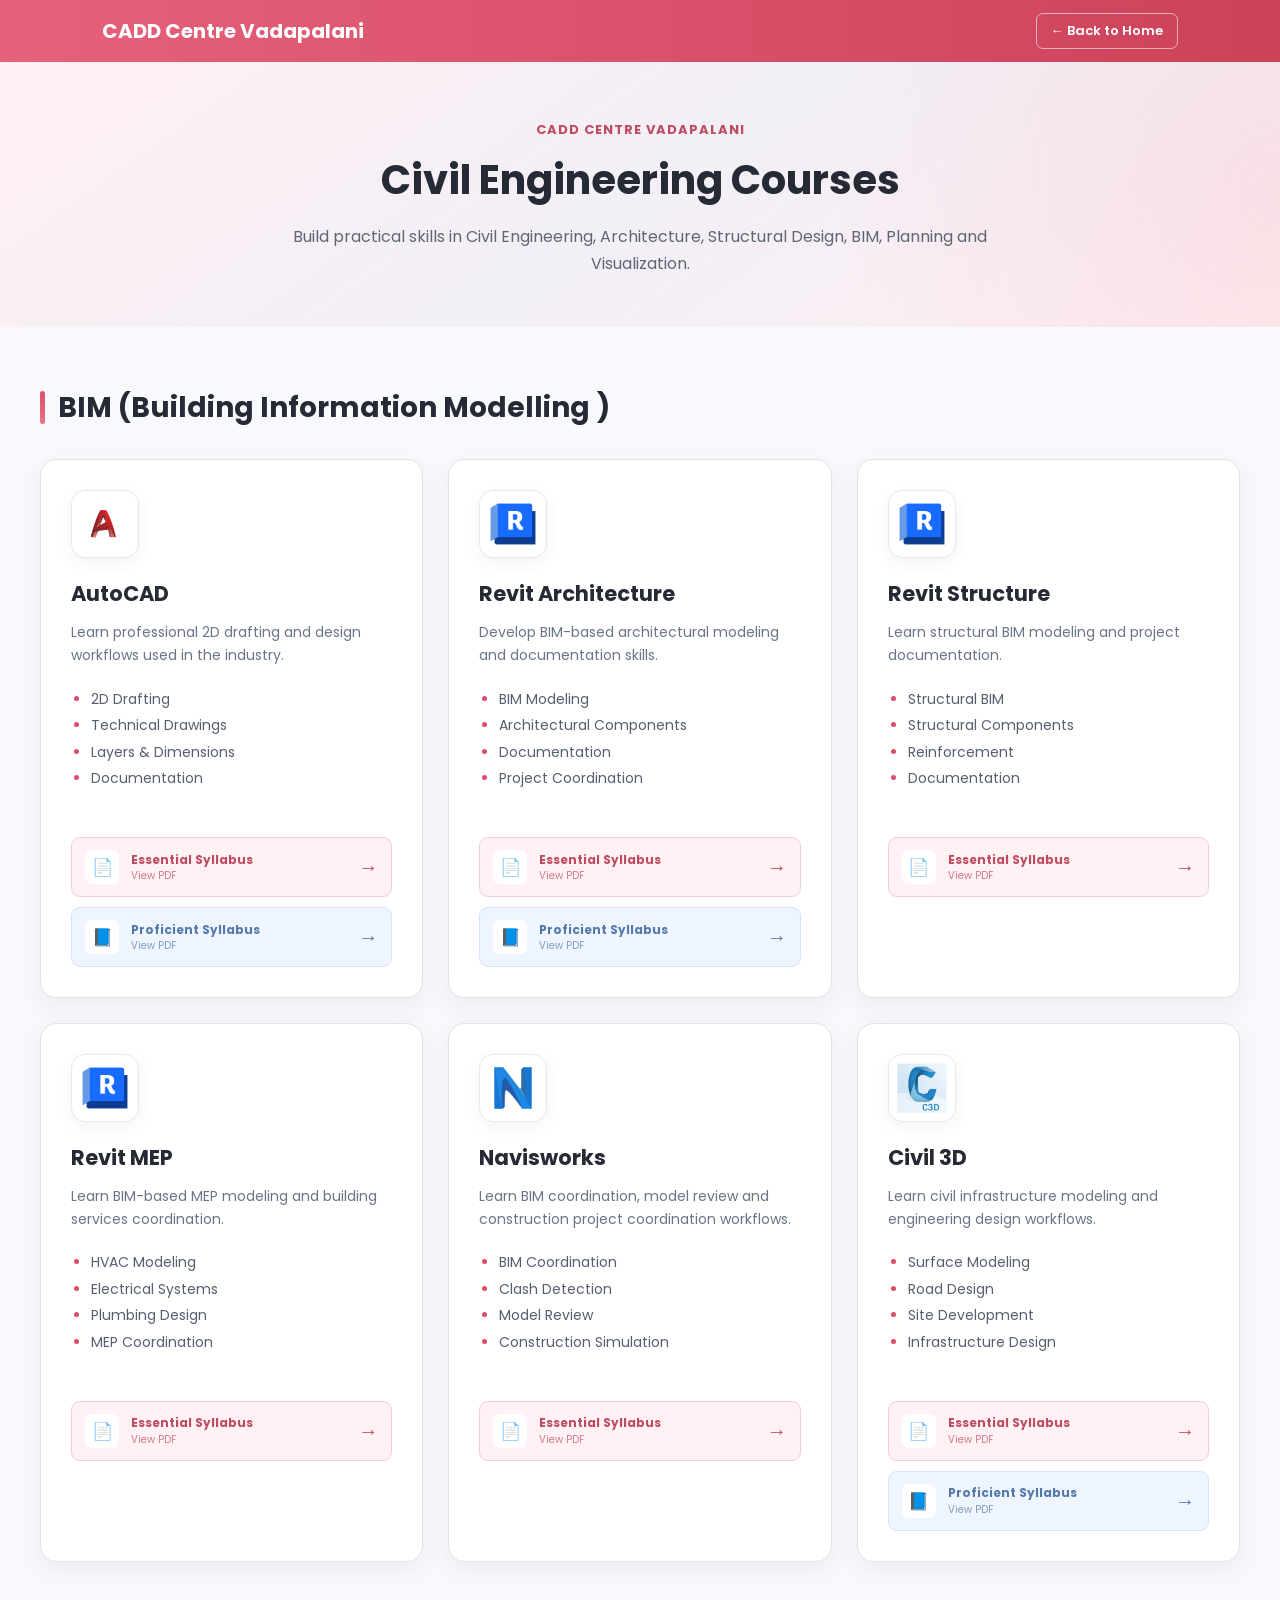
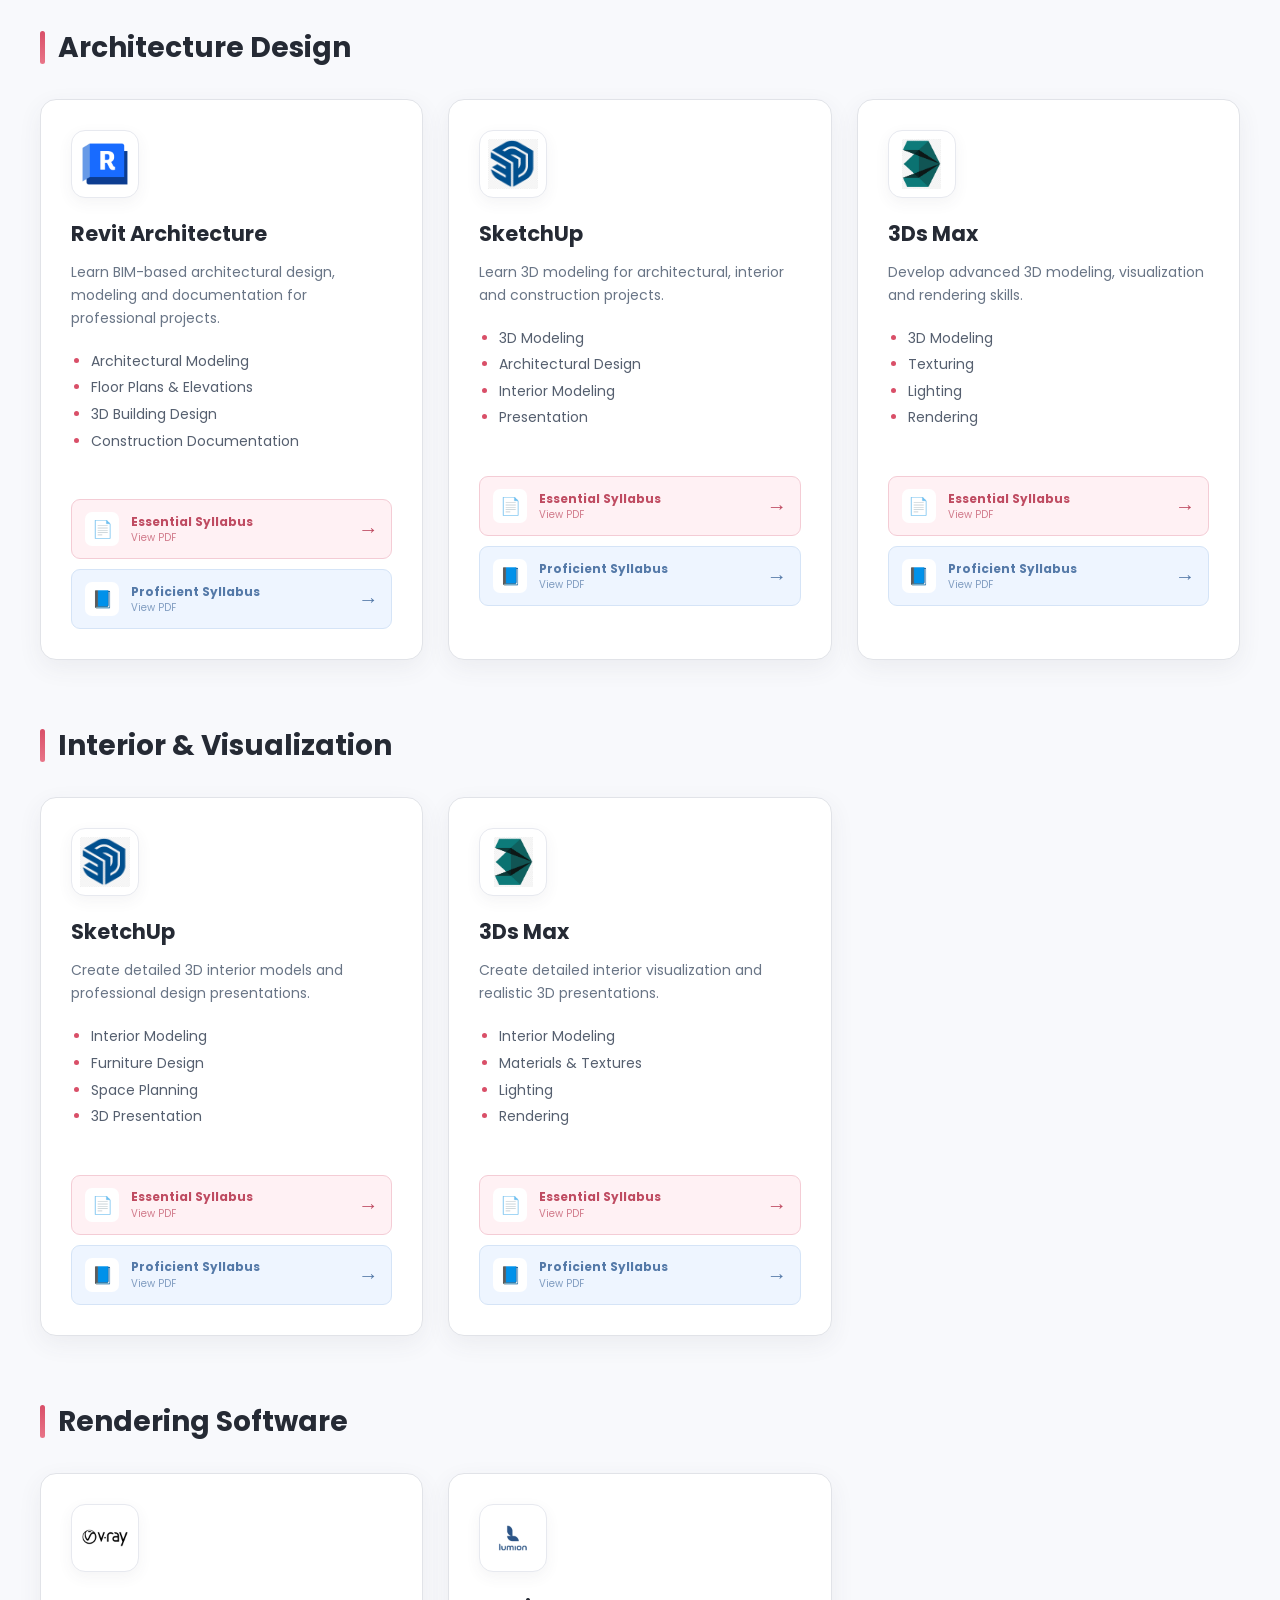
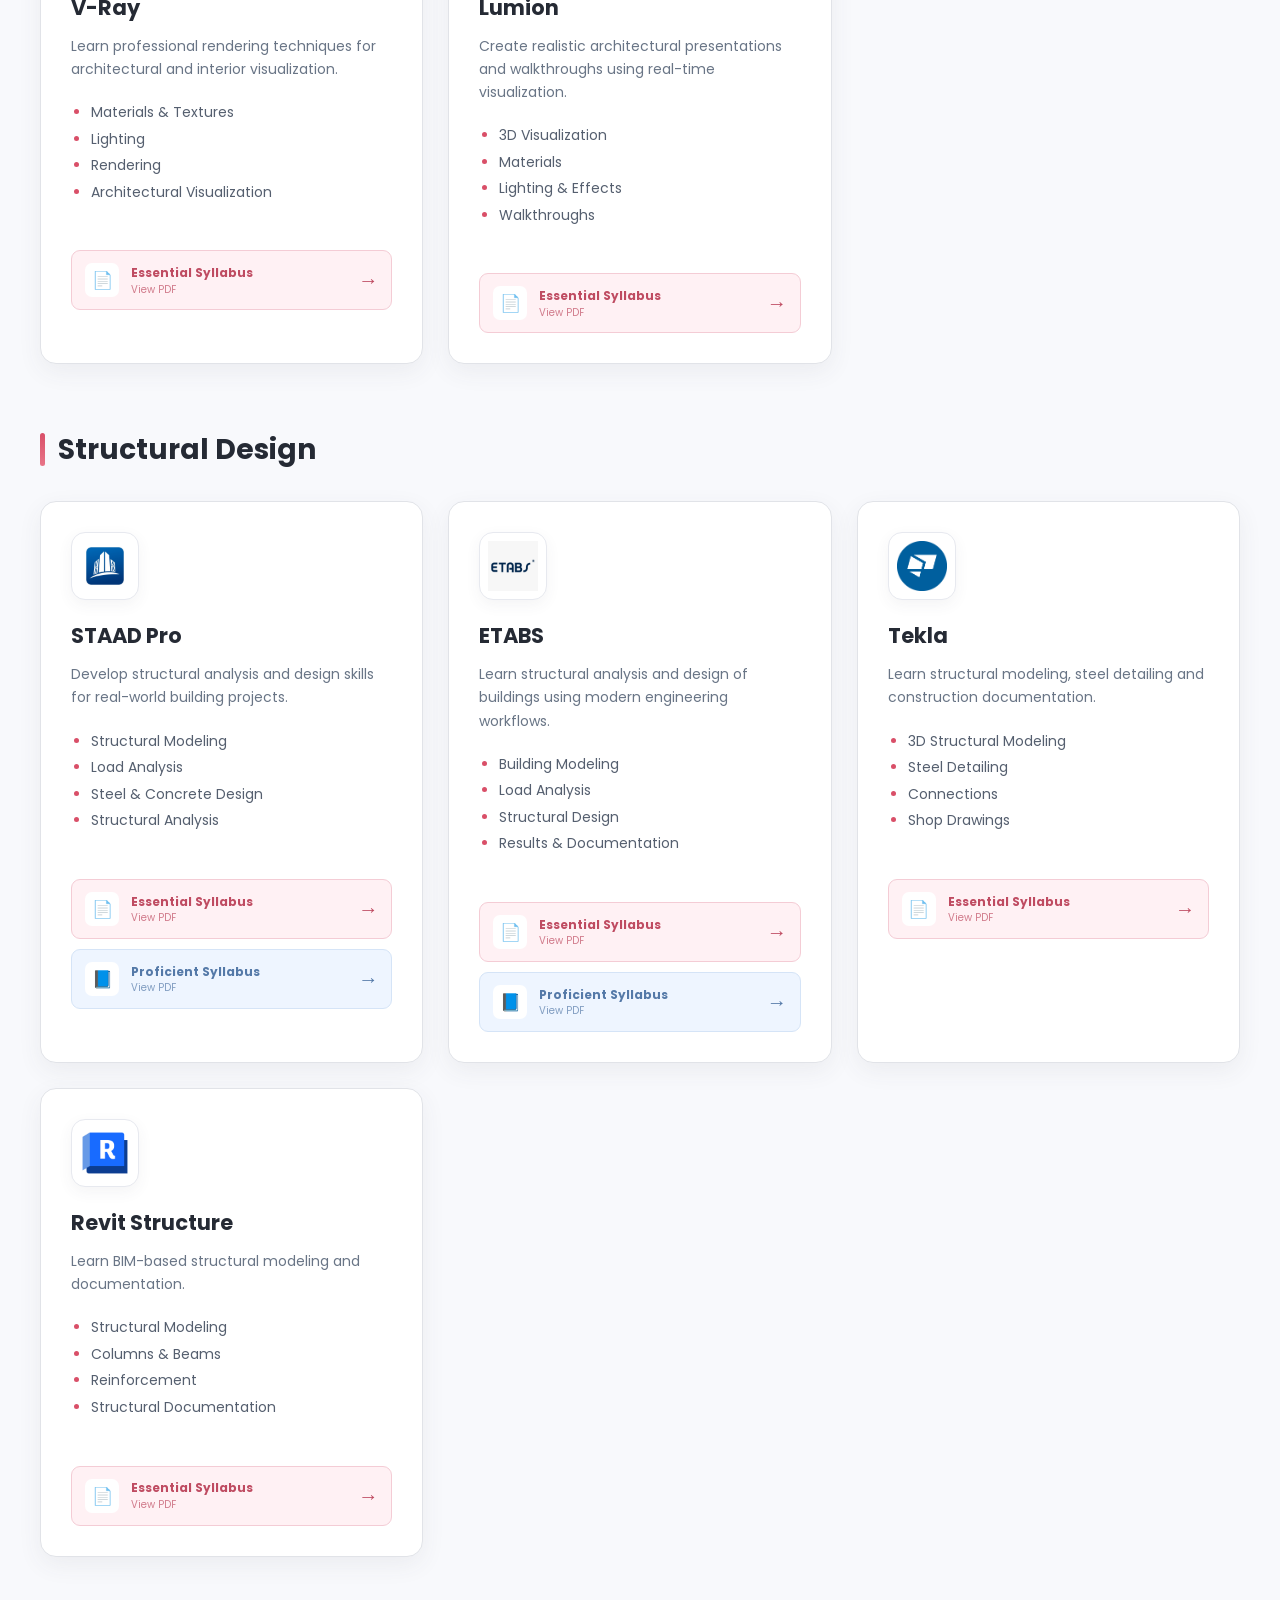
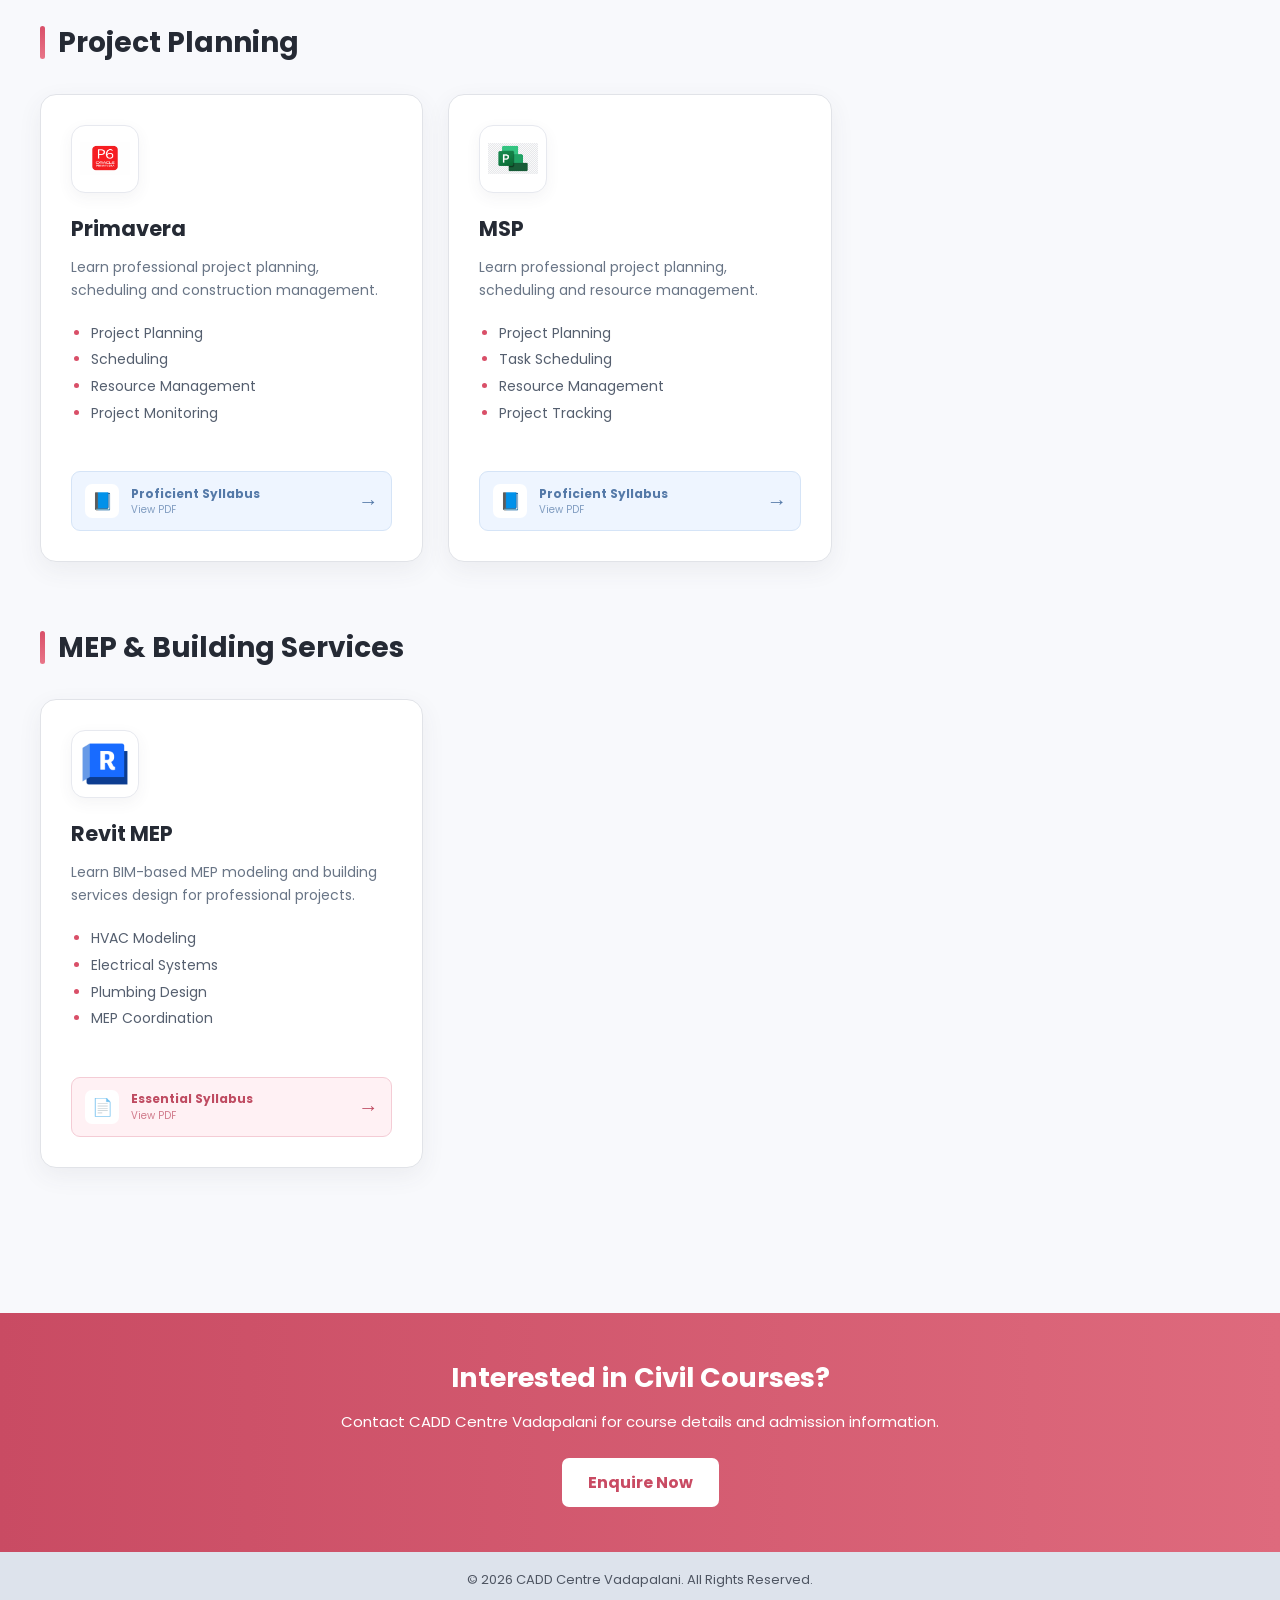
<file: Civil.html>
<!DOCTYPE html>
<html lang="en">

<head>
    <meta charset="UTF-8">
    <meta name="viewport" content="width=device-width, initial-scale=1.0">

    <title>Civil Courses | CADD Centre Vadapalani</title>

    <link rel="stylesheet" href="course-style.css">

    <link rel="preconnect" href="https://fonts.googleapis.com">
    <link rel="preconnect" href="https://fonts.gstatic.com" crossorigin>

    <link href="https://fonts.googleapis.com/css2?family=Poppins:wght@400;500;600;700;800&display=swap"
        rel="stylesheet">

    <link rel="stylesheet"
        href="https://cdnjs.cloudflare.com/ajax/libs/font-awesome/6.5.2/css/all.min.css">
<script>
/* If a logo image is missing, keep the course card layout clean. */
document.addEventListener("error", function (event) {
    if (event.target && event.target.classList && event.target.classList.contains("software-logo")) {
        event.target.style.display = "none";
        const box = event.target.closest(".icon");
        if (box) box.classList.add("logo-missing");
    }
}, true);
</script>
</head>


<body>


<!-- =========================
     HEADER
========================= -->

<header class="header">

    <div class="logo">
        CADD Centre Vadapalani
    </div>

    <a href="index.html" class="back-home">
        ← Back to Home
    </a>

</header>



<!-- =========================
     HERO
========================= -->

<section class="hero">

    <div class="small-title">
        CADD Centre Vadapalani
    </div>

    <h1>
        Civil Engineering Courses
    </h1>

    <p>
        Build practical skills in Civil Engineering, Architecture,
        Structural Design, BIM, Planning and Visualization.
    </p>

</section>



<!-- =========================
     COURSE SECTION
========================= -->

<section class="course-section">

      <!-- =====================================================
    1. BIM & COORDINATION
====================================================== -->

    <div class="topic-section">

        <h2 class="topic-heading">
            BIM (Building Information Modelling )
        </h2>


        <div class="course-grid">


            <!-- AutoCAD -->

            <div class="course-box">

                <div class="icon">
                    <img class="software-logo" src="./Logos/autocad.jpg" alt="AutoCAD logo" loading="lazy">
                </div>

                <h3>
                    AutoCAD
                </h3>

                <p>
                    Learn professional 2D drafting and design
                    workflows used in the industry.
                </p>

                <ul>
                    <li>2D Drafting</li>
                    <li>Technical Drawings</li>
                    <li>Layers & Dimensions</li>
                    <li>Documentation</li>
                </ul>


                <div class="syllabus-buttons">

                    <a href="./civilpdf/Essential in AutoCAD (1).pdf"
                       target="_blank"
                       class="syllabus-btn essential">

                        <span class="pdf-icon">📄</span>

                        <span class="syllabus-text">
                            <strong>Essential Syllabus</strong>
                            <small>View PDF</small>
                        </span>

                        <span class="syllabus-arrow">→</span>

                    </a>


                    <a href="./civilpdf/Proficient in AutoCAD (Civil).pdf"
                       target="_blank"
                       class="syllabus-btn proficient">

                        <span class="pdf-icon">📘</span>

                        <span class="syllabus-text">
                            <strong>Proficient Syllabus</strong>
                            <small>View PDF</small>
                        </span>

                        <span class="syllabus-arrow">→</span>

                    </a>

                </div>

            </div>



            <!-- Revit Architecture -->

            <div class="course-box">

                <div class="icon">
                    <img class="software-logo" src="./Logos/Revit logo.png" alt="Revit Architecture logo" loading="lazy">
                </div>

                <h3>
                    Revit Architecture
                </h3>

                <p>
                    Develop BIM-based architectural modeling
                    and documentation skills.
                </p>

                <ul>
                    <li>BIM Modeling</li>
                    <li>Architectural Components</li>
                    <li>Documentation</li>
                    <li>Project Coordination</li>
                </ul>


                <div class="syllabus-buttons">

                    <a href="./civilpdf/Essential in Revit Architecture (1).pdf"
                       target="_blank"
                       class="syllabus-btn essential">

                        <span class="pdf-icon">📄</span>

                        <span class="syllabus-text">
                            <strong>Essential Syllabus</strong>
                            <small>View PDF</small>
                        </span>

                        <span class="syllabus-arrow">→</span>

                    </a>


                    <a href="./civilpdf/Proficient in Revit Architecture (1).pdf"
                       target="_blank"
                       class="syllabus-btn proficient">

                        <span class="pdf-icon">📘</span>

                        <span class="syllabus-text">
                            <strong>Proficient Syllabus</strong>
                            <small>View PDF</small>
                        </span>

                        <span class="syllabus-arrow">→</span>

                    </a>

                </div>

            </div>



            <!-- Revit Structure -->

            <div class="course-box">

                <div class="icon">
                    <img class="software-logo" src="./Logos/Revit logo.png" alt="Revit Structure logo" loading="lazy">
                </div>

                <h3>
                    Revit Structure
                </h3>

                <p>
                    Learn structural BIM modeling and
                    project documentation.
                </p>

                <ul>
                    <li>Structural BIM</li>
                    <li>Structural Components</li>
                    <li>Reinforcement</li>
                    <li>Documentation</li>
                </ul>


                <div class="syllabus-buttons">

                    <a href="./civilpdf/Essential in Revit structure.pdf"
                       target="_blank"
                       class="syllabus-btn essential">

                        <span class="pdf-icon">📄</span>

                        <span class="syllabus-text">
                            <strong>Essential Syllabus</strong>
                            <small>View PDF</small>
                        </span>

                        <span class="syllabus-arrow">→</span>

                    </a>

                </div>

            </div>



            <!-- Revit MEP -->

            <div class="course-box">

                <div class="icon">
                    <img class="software-logo" src="./Logos/Revit logo.png" alt="Revit MEP logo" loading="lazy">
                </div>

                <h3>
                    Revit MEP
                </h3>

                <p>
                    Learn BIM-based MEP modeling and
                    building services coordination.
                </p>

                <ul>
                    <li>HVAC Modeling</li>
                    <li>Electrical Systems</li>
                    <li>Plumbing Design</li>
                    <li>MEP Coordination</li>
                </ul>


                <div class="syllabus-buttons">

                    <a href="./civilpdf/Essential in Revit MEP (3).pdf"
                       target="_blank"
                       class="syllabus-btn essential">

                        <span class="pdf-icon">📄</span>

                        <span class="syllabus-text">
                            <strong>Essential Syllabus</strong>
                            <small>View PDF</small>
                        </span>

                        <span class="syllabus-arrow">→</span>

                    </a>


                </div>

            </div>



            <!-- Navisworks -->

            <div class="course-box">

                <div class="icon">
                    <img class="software-logo" src="./Logos/navisworks.jpg" alt="Navisworks logo" loading="lazy">
                </div>

                <h3>
                    Navisworks
                </h3>

                <p>
                    Learn BIM coordination, model review and
                    construction project coordination workflows.
                </p>

                <ul>
                    <li>BIM Coordination</li>
                    <li>Clash Detection</li>
                    <li>Model Review</li>
                    <li>Construction Simulation</li>
                </ul>


                <div class="syllabus-buttons">

                    <a href="./civilpdf/Essential in 5D BIM.pdf"
                       target="_blank"
                       class="syllabus-btn essential">

                        <span class="pdf-icon">📄</span>

                        <span class="syllabus-text">
                            <strong>Essential Syllabus</strong>
                            <small>View PDF</small>
                        </span>

                        <span class="syllabus-arrow">→</span>

                    </a>

                </div>

            </div>



            <!-- Civil 3D -->

            <div class="course-box">

                <div class="icon">
                    <img class="software-logo" src="./Logos/civil 3d.jpg" alt="Civil 3D logo" loading="lazy">
                </div>

                <h3>
                    Civil 3D
                </h3>

                <p>
                    Learn civil infrastructure modeling and
                    engineering design workflows.
                </p>

                <ul>
                    <li>Surface Modeling</li>
                    <li>Road Design</li>
                    <li>Site Development</li>
                    <li>Infrastructure Design</li>
                </ul>


                <div class="syllabus-buttons">

                    <a href="./civilpdf/Essential in Civil 3D.pdf"
                       target="_blank"
                       class="syllabus-btn essential">

                        <span class="pdf-icon">📄</span>

                        <span class="syllabus-text">
                            <strong>Essential Syllabus</strong>
                            <small>View PDF</small>
                        </span>

                        <span class="syllabus-arrow">→</span>

                    </a>


                    <a href="./civilpdf/Proficient in Civil 3D.pdf"
                       target="_blank"
                       class="syllabus-btn proficient">

                        <span class="pdf-icon">📘</span>

                        <span class="syllabus-text">
                            <strong>Proficient Syllabus</strong>
                            <small>View PDF</small>
                        </span>

                        <span class="syllabus-arrow">→</span>

                    </a>

                </div>

            </div>

        </div>

    </div>

    <!-- =====================================================
         2. ARCHITECTURE DESIGN
    ====================================================== -->

    <div class="topic-section">

        <h2 class="topic-heading">
            Architecture Design
        </h2>


        <div class="course-grid">


            <!-- Revit Architecture -->

            <div class="course-box">

                <div class="icon">
                    <img class="software-logo" src="./Logos/Revit logo.png" alt="Revit Architecture logo" loading="lazy">
                </div>

                <h3>
                    Revit Architecture
                </h3>

                <p>
                    Learn BIM-based architectural design, modeling
                    and documentation for professional projects.
                </p>

                <ul>
                    <li>Architectural Modeling</li>
                    <li>Floor Plans & Elevations</li>
                    <li>3D Building Design</li>
                    <li>Construction Documentation</li>
                </ul>


                <div class="syllabus-buttons">

                    <a href="./civilpdf/Essential in Revit Architecture (1).pdf"
                       target="_blank"
                       class="syllabus-btn essential">

                        <span class="pdf-icon">
                            📄
                        </span>

                        <span class="syllabus-text">
                            <strong>
                                Essential Syllabus
                            </strong>

                            <small>
                                View PDF
                            </small>
                        </span>

                        <span class="syllabus-arrow">
                            →
                        </span>

                    </a>


                    <a href="./civilpdf/Proficient in Revit Architecture (1).pdf"
                       target="_blank"
                       class="syllabus-btn proficient">

                        <span class="pdf-icon">
                            📘
                        </span>

                        <span class="syllabus-text">
                            <strong>
                                Proficient Syllabus
                            </strong>

                            <small>
                                View PDF
                            </small>
                        </span>

                        <span class="syllabus-arrow">
                            →
                        </span>

                    </a>

                </div>

            </div>



            <!-- SketchUp -->

            <div class="course-box">

                <div class="icon">
                    <img class="software-logo" src="./Logos/sketchup.png" alt="SketchUp logo" loading="lazy">
                </div>

                <h3>
                    SketchUp
                </h3>

                <p>
                    Learn 3D modeling for architectural,
                    interior and construction projects.
                </p>

                <ul>
                    <li>3D Modeling</li>
                    <li>Architectural Design</li>
                    <li>Interior Modeling</li>
                    <li>Presentation</li>
                </ul>


                <div class="syllabus-buttons">

                    <a href="./civilpdf/Essential in SketchUp.pdf"
                       target="_blank"
                       class="syllabus-btn essential">

                        <span class="pdf-icon">
                            📄
                        </span>

                        <span class="syllabus-text">
                            <strong>
                                Essential Syllabus
                            </strong>

                            <small>
                                View PDF
                            </small>
                        </span>

                        <span class="syllabus-arrow">
                            →
                        </span>

                    </a>


                    <a href="./civilpdf/Proficient in SketchUp.pdf"
                       target="_blank"
                       class="syllabus-btn proficient">

                        <span class="pdf-icon">
                            📘
                        </span>

                        <span class="syllabus-text">
                            <strong>
                                Proficient Syllabus
                            </strong>

                            <small>
                                View PDF
                            </small>
                        </span>

                        <span class="syllabus-arrow">
                            →
                        </span>

                    </a>

                </div>

            </div>



            <!-- 3Ds Max -->

            <div class="course-box">

                <div class="icon">
                    <img class="software-logo" src="./Logos/3ds Max.png" alt="3ds Max logo" loading="lazy">
                </div>

                <h3>
                    3Ds Max
                </h3>

                <p>
                    Develop advanced 3D modeling, visualization
                    and rendering skills.
                </p>

                <ul>
                    <li>3D Modeling</li>
                    <li>Texturing</li>
                    <li>Lighting</li>
                    <li>Rendering</li>
                </ul>


                <div class="syllabus-buttons">

                    <a href="./civilpdf/Essential in 3Ds Max.pdf"
                       target="_blank"
                       class="syllabus-btn essential">

                        <span class="pdf-icon">
                            📄
                        </span>

                        <span class="syllabus-text">
                            <strong>
                                Essential Syllabus
                            </strong>

                            <small>
                                View PDF
                            </small>
                        </span>

                        <span class="syllabus-arrow">
                            →
                        </span>

                    </a>


                    <a href="./civilpdf/Proficient in 3Ds Max.pdf"
                       target="_blank"
                       class="syllabus-btn proficient">

                        <span class="pdf-icon">
                            📘
                        </span>

                        <span class="syllabus-text">
                            <strong>
                                Proficient Syllabus
                            </strong>

                            <small>
                                View PDF
                            </small>
                        </span>

                        <span class="syllabus-arrow">
                            →
                        </span>

                    </a>

                </div>

            </div>

        </div>

    </div>


    <!-- =====================================================
         3. Interior
    ====================================================== -->

    <div class="topic-section">

        <h2 class="topic-heading">
            Interior &amp; Visualization
        </h2>


        <div class="course-grid">


            <!-- SketchUp -->

            <div class="course-box">

                <div class="icon">
                    <img class="software-logo" src="./Logos/sketchup.png" alt="SketchUp logo" loading="lazy">
                </div>

                <h3>
                    SketchUp
                </h3>

                <p>
                    Create detailed 3D interior models and
                    professional design presentations.
                </p>

                <ul>
                    <li>Interior Modeling</li>
                    <li>Furniture Design</li>
                    <li>Space Planning</li>
                    <li>3D Presentation</li>
                </ul>


                <div class="syllabus-buttons">

                    <a href="./civilpdf/Essential in SketchUp (1).pdf"
                       target="_blank"
                       class="syllabus-btn essential">

                        <span class="pdf-icon">📄</span>

                        <span class="syllabus-text">
                            <strong>Essential Syllabus</strong>
                            <small>View PDF</small>
                        </span>

                        <span class="syllabus-arrow">→</span>

                    </a>


                    <a href="./civilpdf/Proficient in SketchUp (1).pdf"
                       target="_blank"
                       class="syllabus-btn proficient">

                        <span class="pdf-icon">📘</span>

                        <span class="syllabus-text">
                            <strong>Proficient Syllabus</strong>
                            <small>View PDF</small>
                        </span>

                        <span class="syllabus-arrow">→</span>

                    </a>

                </div>

            </div>



            <!-- 3Ds Max -->

            <div class="course-box">

                <div class="icon">
                    <img class="software-logo" src="./Logos/3ds Max.png" alt="3ds Max logo" loading="lazy">
                </div>

                <h3>
                    3Ds Max
                </h3>

                <p>
                    Create detailed interior visualization and
                    realistic 3D presentations.
                </p>

                <ul>
                    <li>Interior Modeling</li>
                    <li>Materials & Textures</li>
                    <li>Lighting</li>
                    <li>Rendering</li>
                </ul>


                <div class="syllabus-buttons">

                    <a href="./civilpdf/Essential in 3Ds Max.pdf"
                       target="_blank"
                       class="syllabus-btn essential">

                        <span class="pdf-icon">📄</span>

                        <span class="syllabus-text">
                            <strong>Essential Syllabus</strong>
                            <small>View PDF</small>
                        </span>

                        <span class="syllabus-arrow">→</span>

                    </a>


                    <a href="./civilpdf/Proficient in 3Ds Max.pdf"
                       target="_blank"
                       class="syllabus-btn proficient">

                        <span class="pdf-icon">📘</span>

                        <span class="syllabus-text">
                            <strong>Proficient Syllabus</strong>
                            <small>View PDF</small>
                        </span>

                        <span class="syllabus-arrow">→</span>

                    </a>

                </div>

            </div>

        </div>

    </div>

    <!-- =====================================================
         4. Rendering Software
    ====================================================== -->
   <div class="topic-section">

        <h2 class="topic-heading">
            Rendering Software
        </h2>


        <div class="course-grid">

            <!-- V-Ray -->

            <div class="course-box">

                <div class="icon">
                    <img class="software-logo" src="./Logos/V ray.png" alt="V-Ray logo" loading="lazy">
                </div>

                <h3>
                    V-Ray
                </h3>

                <p>
                    Learn professional rendering techniques for
                    architectural and interior visualization.
                </p>

                <ul>
                    <li>Materials & Textures</li>
                    <li>Lighting</li>
                    <li>Rendering</li>
                    <li>Architectural Visualization</li>
                </ul>


                <div class="syllabus-buttons">

                    <a href="./civilpdf/Essential in V-Ray (1).pdf"
                       target="_blank"
                       class="syllabus-btn essential">

                        <span class="pdf-icon">📄</span>

                        <span class="syllabus-text">
                            <strong>Essential Syllabus</strong>
                            <small>View PDF</small>
                        </span>

                        <span class="syllabus-arrow">→</span>

                    </a>

                </div>

            </div>



            <!-- Lumion -->

            <div class="course-box">

                <div class="icon">
                    <img class="software-logo" src="./Logos/Lumion.avif" alt="Lumion logo" loading="lazy">
                </div>

                <h3>
                    Lumion
                </h3>

                <p>
                    Create realistic architectural presentations
                    and walkthroughs using real-time visualization.
                </p>

                <ul>
                    <li>3D Visualization</li>
                    <li>Materials</li>
                    <li>Lighting & Effects</li>
                    <li>Walkthroughs</li>
                </ul>


                <div class="syllabus-buttons">

                    <a href="./civilpdf/Essential in LUMION (1).pdf"
                       target="_blank"
                       class="syllabus-btn essential">

                        <span class="pdf-icon">📄</span>

                        <span class="syllabus-text">
                            <strong>Essential Syllabus</strong>
                            <small>View PDF</small>
                        </span>

                        <span class="syllabus-arrow">→</span>

                    </a>

                </div>

            </div>

        </div>

    </div>

 <!-- =====================================================
         5. STRUCTURAL DESIGN
    ====================================================== -->

    <div class="topic-section">

        <h2 class="topic-heading">
            Structural Design
        </h2>


        <div class="course-grid">


            <!-- STAAD Pro -->

            <div class="course-box">

                <div class="icon">
                    <img class="software-logo" src="./Logos/staad-pro.jpg" alt="STAAD Pro logo" loading="lazy">
                </div>

                <h3>
                    STAAD Pro
                </h3>

                <p>
                    Develop structural analysis and design
                    skills for real-world building projects.
                </p>

                <ul>
                    <li>Structural Modeling</li>
                    <li>Load Analysis</li>
                    <li>Steel & Concrete Design</li>
                    <li>Structural Analysis</li>
                </ul>


                <div class="syllabus-buttons">

                    <a href="./civilpdf/Essential in STAAD.Pro.pdf"
                       target="_blank"
                       class="syllabus-btn essential">

                        <span class="pdf-icon">📄</span>

                        <span class="syllabus-text">
                            <strong>Essential Syllabus</strong>
                            <small>View PDF</small>
                        </span>

                        <span class="syllabus-arrow">→</span>

                    </a>


                    <a href="./civilpdf/Proficient in STAAD.Pro.pdf"
                       target="_blank"
                       class="syllabus-btn proficient">

                        <span class="pdf-icon">📘</span>

                        <span class="syllabus-text">
                            <strong>Proficient Syllabus</strong>
                            <small>View PDF</small>
                        </span>

                        <span class="syllabus-arrow">→</span>

                    </a>

                </div>

            </div>



            <!-- ETABS -->

            <div class="course-box">

                <div class="icon">
                    <img class="software-logo" src="./Logos/etabs.jpg" alt="ETABS logo" loading="lazy">
                </div>

                <h3>
                    ETABS
                </h3>

                <p>
                    Learn structural analysis and design of
                    buildings using modern engineering workflows.
                </p>

                <ul>
                    <li>Building Modeling</li>
                    <li>Load Analysis</li>
                    <li>Structural Design</li>
                    <li>Results & Documentation</li>
                </ul>


                <div class="syllabus-buttons">

                    <a href="./civilpdf/Essential in ETABS.pdf"
                       target="_blank"
                       class="syllabus-btn essential">

                        <span class="pdf-icon">📄</span>

                        <span class="syllabus-text">
                            <strong>Essential Syllabus</strong>
                            <small>View PDF</small>
                        </span>

                        <span class="syllabus-arrow">→</span>

                    </a>


                    <a href="./civilpdf/Proficient in ETABS.pdf"
                       target="_blank"
                       class="syllabus-btn proficient">

                        <span class="pdf-icon">📘</span>

                        <span class="syllabus-text">
                            <strong>Proficient Syllabus</strong>
                            <small>View PDF</small>
                        </span>

                        <span class="syllabus-arrow">→</span>

                    </a>

                </div>

            </div>



            <!-- Tekla -->

            <div class="course-box">

                <div class="icon">
                    <img class="software-logo" src="./Logos/tekla1.png" alt="Tekla Structures logo" loading="lazy">
                </div>

                <h3>
                    Tekla
                </h3>

                <p>
                    Learn structural modeling, steel detailing
                    and construction documentation.
                </p>

                <ul>
                    <li>3D Structural Modeling</li>
                    <li>Steel Detailing</li>
                    <li>Connections</li>
                    <li>Shop Drawings</li>
                </ul>
                <div class="syllabus-buttons">

                    <a href="./civilpdf/Certificate in Structural steel detailing using Tekla.pdf"
                       target="_blank"
                       class="syllabus-btn essential">

                        <span class="pdf-icon">📄</span>

                        <span class="syllabus-text">
                            <strong>Essential Syllabus</strong>
                            <small>View PDF</small>
                        </span>

                        <span class="syllabus-arrow">→</span>

                    </a>


                </div>

            </div>



            <!-- Revit Structure -->

            <div class="course-box">

                <div class="icon">
                    <img class="software-logo" src="./Logos/Revit logo.png" alt="Revit Structure logo" loading="lazy">
                </div>

                <h3>
                    Revit Structure
                </h3>

                <p>
                    Learn BIM-based structural modeling and
                    documentation.
                </p>

                <ul>
                    <li>Structural Modeling</li>
                    <li>Columns & Beams</li>
                    <li>Reinforcement</li>
                    <li>Structural Documentation</li>
                </ul>


                <div class="syllabus-buttons">

                    <a href="./civilpdf/Essential in Revit structure.pdf"
                       target="_blank"
                       class="syllabus-btn essential">

                        <span class="pdf-icon">📄</span>

                        <span class="syllabus-text">
                            <strong>Essential Syllabus</strong>
                            <small>View PDF</small>
                        </span>

                        <span class="syllabus-arrow">→</span>

                    </a>


                </div>

            </div>

        </div>

    </div>


    <!-- =====================================================
         6. PROJECT PLANNING & MANAGEMENT
    ====================================================== -->

    <div class="topic-section">

        <h2 class="topic-heading">
            Project Planning
        </h2>


        <div class="course-grid">


            <!-- Primavera -->

            <div class="course-box">

                <div class="icon">
                    <img class="software-logo" src="./Logos/primavera.jpg" alt="Primavera logo" loading="lazy">
                </div>

                <h3>
                    Primavera
                </h3>

                <p>
                    Learn professional project planning,
                    scheduling and construction management.
                </p>

                <ul>
                    <li>Project Planning</li>
                    <li>Scheduling</li>
                    <li>Resource Management</li>
                    <li>Project Monitoring</li>
                </ul>


                <div class="syllabus-buttons">

                    <a href="./civilpdf/Proficient in Primavera with PPM Concepts.pdf"
                       target="_blank"
                       class="syllabus-btn proficient">

                        <span class="pdf-icon">📘</span>

                        <span class="syllabus-text">
                            <strong>Proficient Syllabus</strong>
                            <small>View PDF</small>
                        </span>

                        <span class="syllabus-arrow">→</span>

                    </a>

                </div>

            </div>



            <!-- MSP -->

            <div class="course-box">

                <div class="icon">
                    <img class="software-logo" src="./Logos/MSP1.jpg" alt="Microsoft Project logo" loading="lazy">
                </div>

                <h3>
                    MSP
                </h3>

                <p>
                    Learn professional project planning,
                    scheduling and resource management.
                </p>

                <ul>
                    <li>Project Planning</li>
                    <li>Task Scheduling</li>
                    <li>Resource Management</li>
                    <li>Project Tracking</li>
                </ul>


                <div class="syllabus-buttons">


                    <a href="./civilpdf/Proficient in MSP with PPM Concepts.pdf"
                       target="_blank"
                       class="syllabus-btn proficient">

                        <span class="pdf-icon">📘</span>

                        <span class="syllabus-text">
                            <strong>Proficient Syllabus</strong>
                            <small>View PDF</small>
                        </span>

                        <span class="syllabus-arrow">→</span>

                    </a>

                </div>

            </div>

        </div>

    </div>


    <!-- =====================================================
         6. MEP & BUILDING SERVICES
    ====================================================== -->

    <div class="topic-section">

        <h2 class="topic-heading">
            MEP &amp; Building Services
        </h2>


        <div class="course-grid">


            <!-- Revit MEP -->

            <div class="course-box">

                <div class="icon">
                    <img class="software-logo" src="./Logos/Revit logo.png" alt="Revit MEP logo" loading="lazy">
                </div>

                <h3>
                    Revit MEP
                </h3>

                <p>
                    Learn BIM-based MEP modeling and building
                    services design for professional projects.
                </p>

                <ul>
                    <li>HVAC Modeling</li>
                    <li>Electrical Systems</li>
                    <li>Plumbing Design</li>
                    <li>MEP Coordination</li>
                </ul>


                <div class="syllabus-buttons">

                    <a href="./civilpdf/Essential in Revit MEP (3).pdf"
                       target="_blank"
                       class="syllabus-btn essential">

                        <span class="pdf-icon">📄</span>

                        <span class="syllabus-text">
                            <strong>Essential Syllabus</strong>
                            <small>View PDF</small>
                        </span>

                        <span class="syllabus-arrow">→</span>

                    </a>

                </div>

            </div>

        </div>

    </div>

</section>


<!-- =========================
     ENQUIRY SECTION
========================= -->

<section class="enquiry">

    <h2>
        Interested in Civil Courses?
    </h2>

    <p>
        Contact CADD Centre Vadapalani for course details
        and admission information.
    </p>

    <a href="index.html#contact" class="enquiry-btn">
        Enquire Now
    </a>

</section>




<!-- =========================
     FOOTER
========================= -->

<footer>

    © 2026 CADD Centre Vadapalani.
    All Rights Reserved.

</footer>


</body>
</html>
</file>
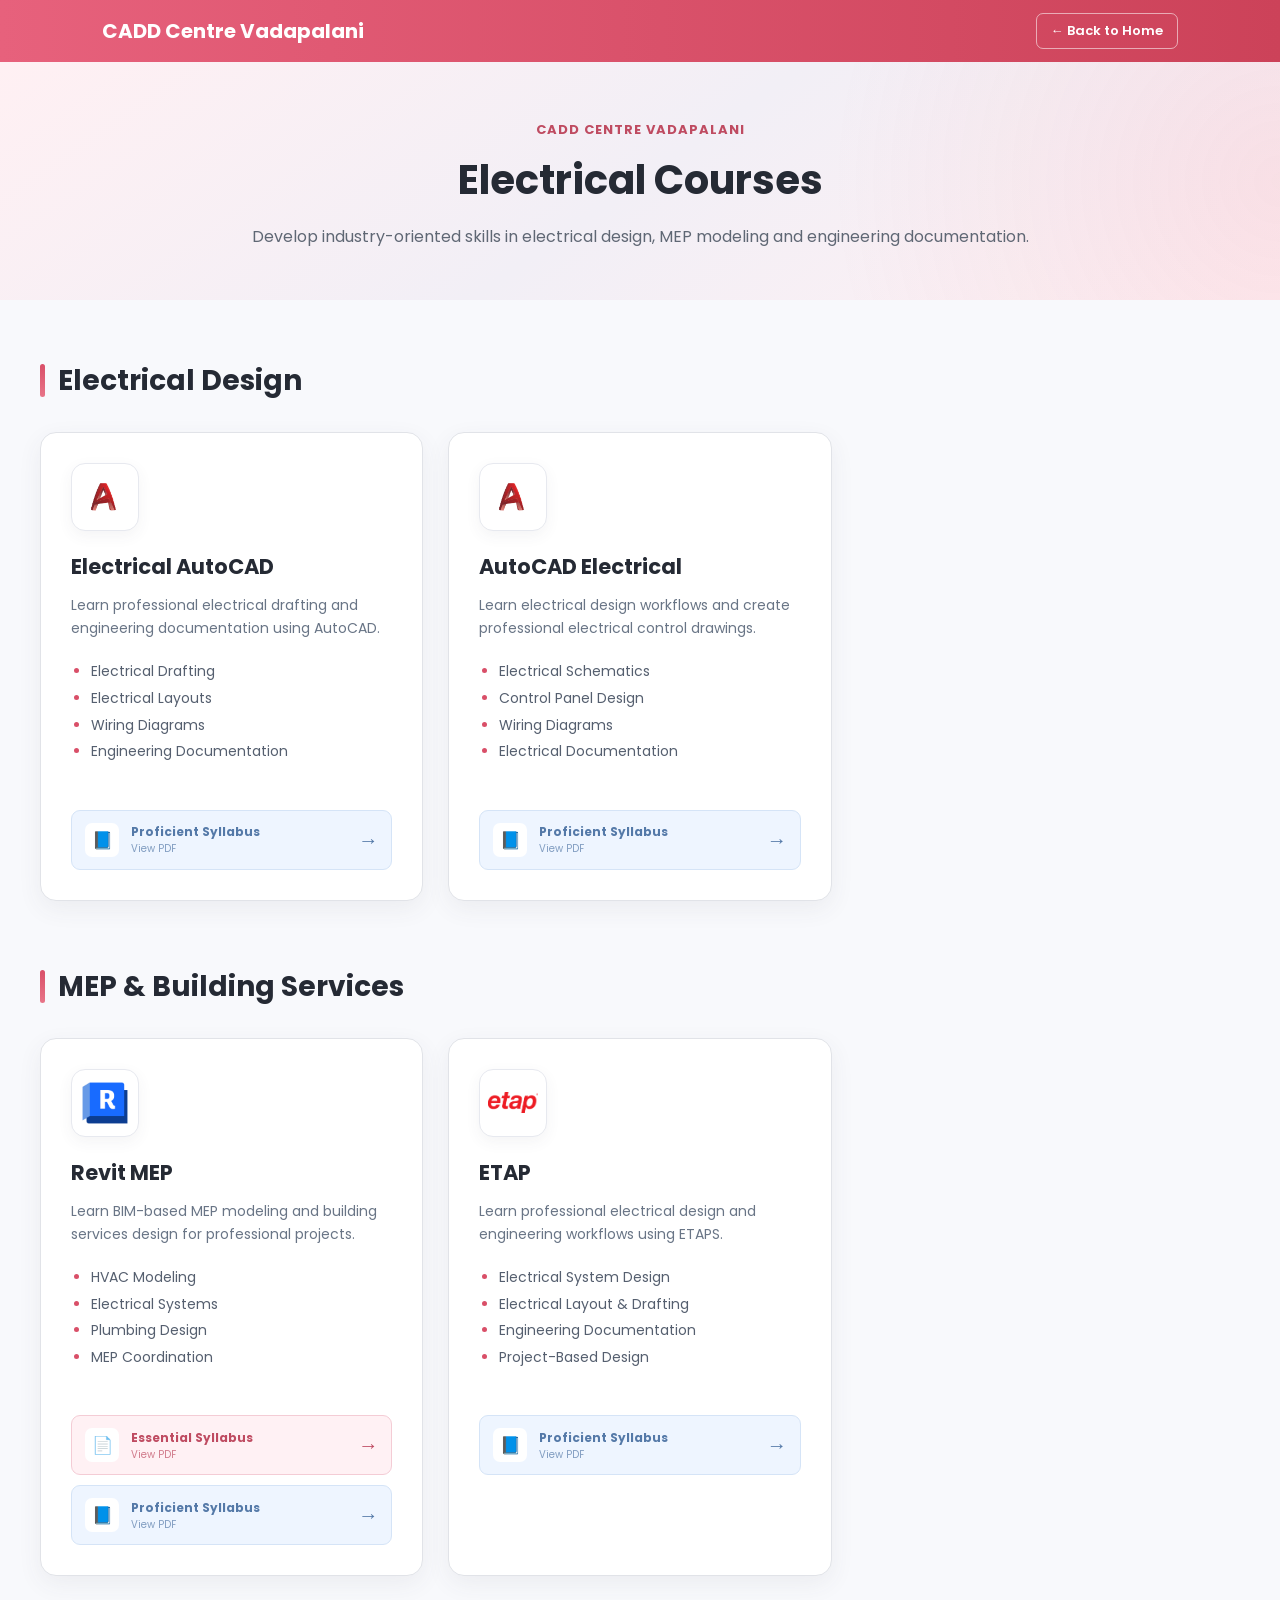
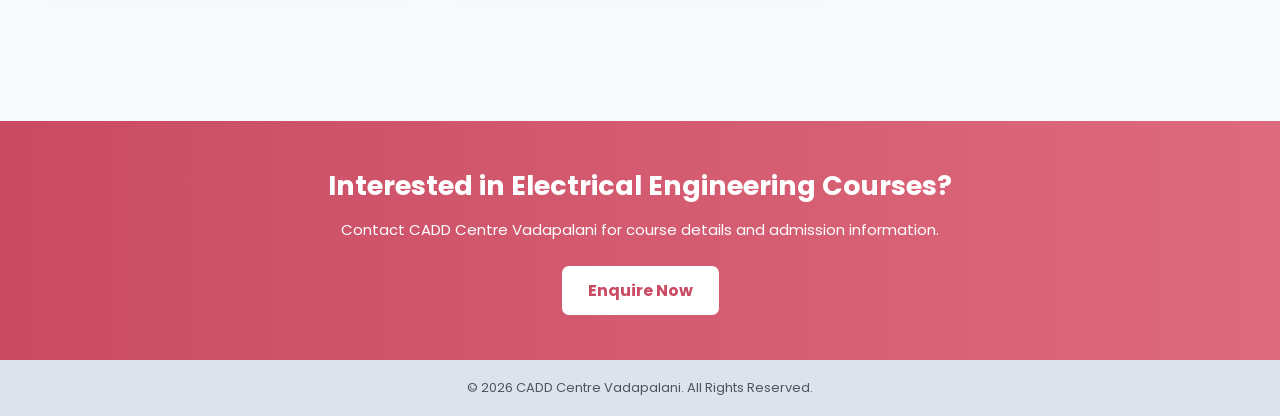
<file: elec.html>
<!DOCTYPE html>
<html lang="en">

<head>
    <meta charset="UTF-8">
    <meta name="viewport" content="width=device-width, initial-scale=1.0">

    <title>Electrical Courses | CADD Centre Vadapalani</title>

    <link rel="stylesheet" href="course-style.css">

    <!-- Google Font -->
    <link rel="preconnect" href="https://fonts.googleapis.com">
    <link rel="preconnect" href="https://fonts.gstatic.com" crossorigin>
    <link href="https://fonts.googleapis.com/css2?family=Poppins:wght@400;500;600;700;800&display=swap"
        rel="stylesheet">
</head>

<body>

    <!-- HEADER -->
    <header class="header">
        <div class="logo">CADD Centre Vadapalani</div>

        <a href="index.html" class="back-home">
            ← Back to Home
        </a>
    </header>


    <!-- HERO -->
    <section class="hero">

        <div class="small-title">
            CADD Centre Vadapalani
        </div>

        <h1>Electrical Courses</h1>

        <p>
            Develop industry-oriented skills in electrical design,
            MEP modeling and engineering documentation.
        </p>

    </section>


    <!-- COURSES -->
    <section class="course-section">

        <!-- ELECTRICAL DESIGN -->
        <div class="topic-section">

            <h2 class="topic-heading">
                Electrical Design
            </h2>

            <div class="course-grid">


                <!-- ELECTRICAL AUTOCAD -->
                <div class="course-box">

                   <div class="icon">

                    <img src="./Logos/autocad.jpg"
                         alt="MasterCAM Logo"
                         class="software-logo">

                </div>

                    <h3>Electrical AutoCAD</h3>

                    <p>
                        Learn professional electrical drafting and
                        engineering documentation using AutoCAD.
                    </p>

                    <ul>
                        <li>Electrical Drafting</li>
                        <li>Electrical Layouts</li>
                        <li>Wiring Diagrams</li>
                        <li>Engineering Documentation</li>
                    </ul>

                    <div class="syllabus-buttons">


                        <a href="./elecpdf/Proficient in Electrical CAD.pdf"
                            target="_blank"
                            class="syllabus-btn proficient">

                            <span class="pdf-icon">📘</span>

                            <span class="syllabus-text">
                                <strong>Proficient Syllabus</strong>
                                <small>View PDF</small>
                            </span>

                            <span class="syllabus-arrow">→</span>

                        </a>

                    </div>

                </div>


                <!-- AUTOCAD ELECTRICAL -->
                <div class="course-box">

                    <div class="icon">

                    <img src="./Logos/autocad.jpg"
                         alt="MasterCAM Logo"
                         class="software-logo">

                </div>

                    <h3>AutoCAD Electrical</h3>

                    <p>
                        Learn electrical design workflows and create
                        professional electrical control drawings.
                    </p>

                    <ul>
                        <li>Electrical Schematics</li>
                        <li>Control Panel Design</li>
                        <li>Wiring Diagrams</li>
                        <li>Electrical Documentation</li>
                    </ul>
                
                    <div class="syllabus-buttons">

                        <a href="./elecpdf/Proficient in AutoCAD (Electrical) (1).pdf"
                            target="_blank"
                            class="syllabus-btn proficient">

                            <span class="pdf-icon">📘</span>

                            <span class="syllabus-text">
                                <strong>Proficient Syllabus</strong>
                                <small>View PDF</small>
                            </span>

                            <span class="syllabus-arrow">→</span>

                        </a>

                    </div>

                </div>

            </div>

        </div>


        <!-- MEP DESIGN -->
        <div class="topic-section">

            <h2 class="topic-heading">
                MEP & Building Services
            </h2>

            <div class="course-grid">


                <!-- REVIT MEP -->
                <div class="course-box">

                   <div class="icon">

                    <img src="./Logos/Revit logo.png"
                         alt="MasterCAM Logo"
                         class="software-logo">

                </div>

                    <h3>Revit MEP</h3>

                    <p>
                        Learn BIM-based MEP modeling and building
                        services design for professional projects.
                    </p>

                    <ul>
                        <li>HVAC Modeling</li>
                        <li>Electrical Systems</li>
                        <li>Plumbing Design</li>
                        <li>MEP Coordination</li>
                    </ul>

                    <div class="syllabus-buttons">

                        <a href="./civilpdf/Essential in Revit MEP (3).pdf"
                       target="_blank"
                       class="syllabus-btn essential">

                        <span class="pdf-icon">📄</span>

                        <span class="syllabus-text">
                            <strong>Essential Syllabus</strong>
                            <small>View PDF</small>
                        </span>

                        <span class="syllabus-arrow">→</span>

                    </a>

                        <a href="./elecpdf/Proficient in Revit MEP.pdf"
                            target="_blank"
                            class="syllabus-btn proficient">

                            <span class="pdf-icon">📘</span>

                            <span class="syllabus-text">
                                <strong>Proficient Syllabus</strong>
                                <small>View PDF</small>
                            </span>

                            <span class="syllabus-arrow">→</span>

                        </a>

                    </div>

                </div>


                <!-- ETAB -->
                <div class="course-box">

                    <div class="icon">

                    <img src="./Logos/ETAP.png"
                         alt="MasterCAM Logo"
                         class="software-logo">

                    </div>

                   <h3>ETAP</h3>

                        <p>
                            Learn professional electrical design and engineering workflows using ETAPS.
                        </p>

                        <ul>
                            <li>Electrical System Design</li>
                            <li>Electrical Layout & Drafting</li>
                            <li>Engineering Documentation</li>
                            <li>Project-Based Design</li>
                        </ul>

                    <div class="syllabus-buttons">



                        <a href="./elecpdf/Course_on_Electrical_Power_System_Analysis_Syllabus.pdf"
                            target="_blank"
                            class="syllabus-btn proficient">

                            <span class="pdf-icon">📘</span>

                            <span class="syllabus-text">
                                <strong>Proficient Syllabus</strong>
                                <small>View PDF</small>
                            </span>

                            <span class="syllabus-arrow">→</span>

                        </a>

                    </div>

                </div>

            </div>

        </div>

    </section>


    <!-- ENQUIRY -->
    <section class="enquiry">

        <h2>
            Interested in Electrical Engineering Courses?
        </h2>

        <p>
            Contact CADD Centre Vadapalani for course details
            and admission information.
        </p>

        <a href="index.html#contact" class="enquiry-btn">
            Enquire Now
        </a>

    </section>


    <!-- FOOTER -->
    <footer>
        © 2026 CADD Centre Vadapalani. All Rights Reserved.
    </footer>

</body>

</html>
</file>
<file: style.css>
* {
    margin: 0;
    padding: 0;
    box-sizing: border-box;
}

html {
    scroll-behavior: smooth;
}

body {
    font-family: "Poppins", sans-serif;
    color: #252A34;
    background: #ffffff;
}

/* =====================================================
   NAVBAR
===================================================== */

.navbar {
    height: 82px;
    padding: 0 8%;

    display: flex;
    justify-content: space-between;
    align-items: center;

    background: #ffffff;

    position: relative;
    z-index: 1000;
}


.logo {
    display: flex;
    align-items: center;
    text-decoration: none;
}


.logo img {
    width: 110px;
    height: auto;
    display: block;
}


.nav-links {
    display: flex;
    align-items: center;
    gap: 25px;
}


.nav-links a {
    text-decoration: none;
    color: #303642;

    font-size: 13px;
    font-weight: 500;

    transition: 0.3s;
}


.nav-links a:hover {
    color: #D94F68;
}


.enquire-btn {
    background: #D94F68;
    color: #ffffff !important;

    padding: 13px 20px;
    border-radius: 6px;

    box-shadow:
        0 5px 15px rgba(217, 79, 104, 0.25);

    transition: 0.3s;
}


.enquire-btn:hover {
    background: #C93E58;
    transform: translateY(-2px);
}


/* =====================================================
   HAMBURGER
===================================================== */

.menu-toggle {
    display: none;

    width: 44px;
    height: 44px;

    border: none;
    background: transparent;

    cursor: pointer;

    flex-direction: column;
    justify-content: center;
    align-items: center;

    gap: 5px;
}


.menu-toggle span {
    display: block;

    width: 25px;
    height: 3px;

    background: #252A34;
    border-radius: 5px;

    transition: 0.3s;
}


/* =====================================================
   HERO
===================================================== */

.hero {
    min-height: 530px;

    padding: 70px 15%;

    display: flex;
    align-items: center;
    justify-content: space-between;

    gap: 60px;

    background:
        radial-gradient(
            circle at 100% 50%,
            rgba(217, 79, 104, 0.25),
            transparent 38%
        ),
        linear-gradient(
            120deg,
            #FFF1F4,
            #F5EEFA,
            #EAF4FF
        );

    color: #252A34;
}


.hero-content {
    max-width: 600px;
}


.tag {
    display: inline-flex;
    align-items: center;
    gap: 8px;

    padding: 9px 16px;

    border-radius: 30px;

    background: #FFFFFF;
    border: 1px solid #E8D6DC;

    color: #606774;
    font-size: 13px;

    box-shadow:
        0 6px 18px rgba(70, 60, 70, 0.08);
}


.hero h1 {
    margin-top: 20px;

    font-size: 56px;
    line-height: 1.15;
    font-weight: 700;

    color: #252A34;
}


.hero h1 span {
    color: #D94F68;
}


.hero p {
    margin-top: 20px;

    max-width: 600px;

    color: #5F6774;
    font-size: 15px;
    line-height: 1.8;
}


.hero-buttons {
    display: flex;
    gap: 14px;

    margin-top: 28px;
}


.primary-btn,
.secondary-btn {
    text-decoration: none;

    padding: 15px 24px;

    border-radius: 6px;

    font-size: 14px;
    font-weight: 600;

    transition: 0.3s;
}


.primary-btn {
    background: #D94F68;
    color: #ffffff;

    box-shadow:
        0 7px 18px rgba(217, 79, 104, 0.25);
}


.primary-btn:hover {
    background: #C93E58;
    transform: translateY(-2px);
}


.secondary-btn {
    background: #FFFFFF;

    color: #3E4652;

    border: 1px solid #E1D7DC;
}


.secondary-btn:hover {
    background: #FFF0F3;
}


/* =====================================================
   ENQUIRY FORM
===================================================== */

.course-form {
    width: 390px;

    padding: 30px;

    border-radius: 18px;

    background: rgba(255, 255, 255, 0.98);

    color: #252A34;

    border: 1px solid #E8DDE1;

    box-shadow:
        0 20px 45px rgba(65, 55, 65, 0.14);
}


.course-form h2 {
    font-size: 23px;
}


.course-form p {
    margin-top: 8px;

    color: #707783;
    font-size: 12px;
}


.course-form form {
    margin-top: 20px;
}


.course-form input,
.course-form select {
    width: 100%;

    margin-bottom: 14px;

    padding: 14px;

    border: 1px solid #DED9DE;
    border-radius: 6px;

    outline: none;

    font-family: inherit;
    background: #FFFFFF;
}


.course-form input:focus,
.course-form select:focus {
    border-color: #D94F68;

    box-shadow:
        0 0 0 3px rgba(217, 79, 104, 0.10);
}


.course-form button {
    width: 100%;

    padding: 15px;

    border: none;
    border-radius: 6px;

    background: #D94F68;
    color: #FFFFFF;

    font-family: inherit;
    font-weight: 600;

    cursor: pointer;

    transition: 0.3s;
}


.course-form button:hover {
    background: #C93E58;
}


/* =====================================================
   STATS
===================================================== */

.stats {
    display: grid;

    grid-template-columns: repeat(4, 1fr);

    padding: 35px 10%;

    background:
        linear-gradient(
            90deg,
            #E4D5F2,
            #F5D3DC,
            #D6E9FA
        );

    color: #3E4652;
}


.stat-box {
    text-align: center;
}


.stat-box h2 {
    font-size: 28px;
    color: #343B47;
}


.stat-box p {
    margin-top: 4px;

    font-size: 12px;
    color: #5F6774;
}


/* =====================================================
   GENERAL COURSES
===================================================== */

.courses {
    padding: 90px 10%;
    background: #FFFFFF;
}


.section-title {
    text-align: center;
    margin-bottom: 50px;
}


.section-title h2 {
    font-size: 32px;
    color: #252A34;
}


.section-title p {
    margin-top: 10px;

    color: #68717D;
    font-size: 14px;
}


.course-grid {
    display: grid;

    grid-template-columns: repeat(3, 1fr);

    gap: 25px;
}


.course-card {
    padding: 35px;

    background: #FFFFFF;

    border: 2px solid #dbc9df;

    border-radius: 13px;

    transition: 0.3s;

    box-shadow:
        0 8px 30px rgba(60, 50, 60, 0.07);
}


.course-card:hover {
    transform: translateY(-8px);

    box-shadow:
        0 15px 35px rgba(60, 50, 60, 0.13);
}


.icon {
    width: 55px;
    height: 55px;

    display: flex;

    align-items: center;
    justify-content: center;

    border-radius: 12px;

    font-size: 25px;

    margin-bottom: 22px;
}


.civil {
    color: #D94F68;
    background: #FFE8ED;
}


.mechanical {
    color: #5479A8;
    background: #E2EEFC;
}


.electrical {
    color: #D08A20;
    background: #FFF0C9;
}


.course-card h3 {
    font-size: 20px;
    color: #252A34;
}


.course-card p {
    margin: 14px 0;

    color: #69727F;

    font-size: 13px;
    line-height: 1.7;
}


.course-card a {
    color: #D94F68;

    font-size: 13px;
    font-weight: 600;

    text-decoration: none;

    transition: 0.3s;
}


.course-card a:hover {
    color: #C93E58;
}


/* =====================================================
   STUDENT DASHBOARD
===================================================== */

/* =========================================================
   STUDENT DASHBOARD
========================================================= */

.student-dashboard {

    width: 100%;

    padding: 90px 8%;

    background:
        linear-gradient(
            135deg,
            #fff1f4 0%,
            #f5eefA 50%,
            #eaf4ff 100%
        );

}


.dashboard-container {

    width: 100%;

    max-width: 1250px;

    margin: 0 auto;

}


/* =========================================================
   HEADER
========================================================= */

.dashboard-header {

    display: flex;

    align-items: center;

    justify-content: space-between;

    gap: 30px;

    margin-bottom: 35px;

}


.dashboard-title-area {

    flex: 1;

}


.dashboard-label {

    display: inline-block;

    margin-bottom: 10px;

    font-size: 12px;

    font-weight: 700;

    letter-spacing: 1.5px;

    color: #bf4b61;

}


.dashboard-title-area h2 {

    margin: 0;

    font-size: 36px;

    line-height: 1.2;

    color: #252a34;

}


.dashboard-title-area p {

    margin-top: 10px;

    margin-bottom: 0;

    color: #666b76;

    font-size: 15px;

}


/* =========================================================
   REFRESH BUTTON
========================================================= */

.dashboard-refresh {

    display: inline-flex;

    align-items: center;

    justify-content: center;

    gap: 9px;

    border: none;

    outline: none;

    cursor: pointer;

    padding: 13px 20px;

    border-radius: 10px;

    background:
        linear-gradient(
            135deg,
            #d94f68,
            #e87588
        );

    color: #ffffff;

    font-family: "Poppins", sans-serif;

    font-size: 14px;

    font-weight: 600;

    box-shadow:
        0 8px 20px rgba(191, 75, 97, 0.20);

    transition: 0.25s ease;

}


.dashboard-refresh:hover {

    transform: translateY(-2px);

    box-shadow:
        0 12px 25px rgba(191, 75, 97, 0.28);

}


.dashboard-refresh.loading {

    pointer-events: none;

    opacity: 0.7;

}


.dashboard-refresh.loading i {

    animation: dashboardRotate 0.8s linear infinite;

}


@keyframes dashboardRotate {

    from {
        transform: rotate(0deg);
    }

    to {
        transform: rotate(360deg);
    }

}


/* =========================================================
   COURSE FILTER
========================================================= */

.course-filter-box {

    width: 100%;

    display: flex;

    align-items: center;

    gap: 20px;

    padding: 20px;

    margin-bottom: 35px;

    background: rgba(255,255,255,0.90);

    border: 1px solid #e5e7ed;

    border-radius: 15px;

    box-shadow:
        0 8px 25px rgba(30, 35, 50, 0.06);

}


.filter-label {

    min-width: 130px;

}


.filter-label label {

    display: block;

    font-size: 14px;

    font-weight: 600;

    color: #252a34;

}


.course-select-wrapper {

    position: relative;

    flex: 1;

}


.course-select-wrapper > i {

    position: absolute;

    left: 16px;

    top: 50%;

    transform: translateY(-50%);

    color: #bf4b61;

    pointer-events: none;

}


.course-select-wrapper select {

    width: 100%;

    height: 48px;

    padding: 0 45px;

    border: 1px solid #dfe2e9;

    border-radius: 10px;

    background: #ffffff;

    color: #252a34;

    font-family: "Poppins", sans-serif;

    font-size: 14px;

    font-weight: 500;

    outline: none;

    cursor: pointer;

}


.course-select-wrapper select:focus {

    border-color: #d94f68;

    box-shadow:
        0 0 0 3px rgba(217, 79, 104, 0.10);

}


/* =========================================================
   LOADING
========================================================= */

.dashboard-loading {

    display: flex;

    align-items: center;

    justify-content: center;

    gap: 10px;

    padding: 35px;

    color: #bf4b61;

    font-size: 14px;

    font-weight: 500;

}


.dashboard-loading i {

    font-size: 18px;

}


/* =========================================================
   ERROR
========================================================= */

.dashboard-error {

    display: flex;

    align-items: center;

    justify-content: center;

    gap: 10px;

    padding: 18px;

    margin-bottom: 25px;

    border: 1px solid #f2c5cc;

    border-radius: 10px;

    background: #fff1f3;

    color: #b8324b;

    font-size: 14px;

    font-weight: 500;

}


.dashboard-error i {

    font-size: 17px;

}


/* =========================================================
   EMPTY
========================================================= */

.dashboard-empty {

    text-align: center;

    padding: 50px 20px;

    background: #ffffff;

    border: 1px solid #e7e9ef;

    border-radius: 16px;

}


.dashboard-empty i {

    font-size: 40px;

    color: #d94f68;

    margin-bottom: 15px;

}


.dashboard-empty h3 {

    margin: 0 0 8px;

    color: #252a34;

}


.dashboard-empty p {

    margin: 0;

    color: #777d88;

    font-size: 14px;

}


/* =========================================================
   DASHBOARD GRID
========================================================= */

.dashboard-grid {

    display: grid;

    grid-template-columns:
        repeat(3, minmax(0, 1fr));

    gap: 24px;

}


/* =========================================================
   COURSE RESULT SECTION
========================================================= */

.course-result {

    background: #ffffff;

    border: 1px solid #e7e9ef;

    border-radius: 18px;

    padding: 22px;

    box-shadow:
        0 10px 30px rgba(35, 40, 55, 0.07);

    transition: 0.25s ease;

}


.course-result:hover {

    transform: translateY(-3px);

    box-shadow:
        0 15px 35px rgba(35, 40, 55, 0.10);

}


.course-result-header {

    display: flex;

    align-items: center;

    justify-content: space-between;

    gap: 12px;

    padding-bottom: 18px;

    margin-bottom: 18px;

    border-bottom: 1px solid #eceef3;

}


.course-result-title {

    display: flex;

    align-items: center;

    gap: 12px;

}


.course-result-icon {

    width: 42px;

    height: 42px;

    display: flex;

    align-items: center;

    justify-content: center;

    flex-shrink: 0;

    border-radius: 12px;

    background: #ffe8ed;

    color: #bf4b61;

}


.course-result-title h3 {

    margin: 0;

    font-size: 17px;

    color: #252a34;

}


.top-three-badge {

    padding: 5px 9px;

    border-radius: 20px;

    background: #f9eef1;

    color: #bf4b61;

    font-size: 11px;

    font-weight: 700;

}


/* =========================================================
   STUDENT ROW
========================================================= */

.student-row {

    display: flex;

    align-items: center;

    gap: 13px;

    padding: 13px 0;

}


.student-row + .student-row {

    border-top: 1px solid #f0f1f4;

}


.student-rank {

    width: 35px;

    height: 35px;

    display: flex;

    align-items: center;

    justify-content: center;

    flex-shrink: 0;

    border-radius: 50%;

    background: #f4f5f8;

    color: #5d6370;

    font-size: 13px;

    font-weight: 700;

}


.student-rank.rank-one {

    background: #fff0c7;

    color: #9a6b00;

}


.student-rank.rank-two {

    background: #edf0f4;

    color: #5c6570;

}


.student-rank.rank-three {

    background: #f7e6dc;

    color: #8a563d;

}


.student-details {

    min-width: 0;

    flex: 1;

}


.student-name {

    margin: 0;

    overflow: hidden;

    text-overflow: ellipsis;

    white-space: nowrap;

    color: #252a34;

    font-size: 14px;

    font-weight: 600;

}


.student-date {

    margin-top: 3px;

    color: #858b95;

    font-size: 11px;

}


.student-mark {

    min-width: 52px;

    text-align: right;

}


.student-mark strong {

    display: block;

    color: #bf4b61;

    font-size: 18px;

    line-height: 1;

}


.student-mark span {

    display: block;

    margin-top: 4px;

    color: #8a8f98;

    font-size: 10px;

}


/* =========================================================
   MOBILE
========================================================= */

@media (max-width: 1000px) {

    .dashboard-grid {

        grid-template-columns:
            repeat(2, minmax(0, 1fr));

    }

}


@media (max-width: 700px) {

    .student-dashboard {

        padding: 65px 5%;

    }


    .dashboard-header {

        align-items: flex-start;

        flex-direction: column;

    }


    .dashboard-title-area h2 {

        font-size: 29px;

    }


    .dashboard-refresh {

        width: 100%;

    }


    .course-filter-box {

        flex-direction: column;

        align-items: stretch;

        gap: 12px;

    }


    .filter-label {

        min-width: auto;

    }


    .dashboard-grid {

        grid-template-columns: 1fr;

    }

}


@media (max-width: 420px) {

    .student-dashboard {

        padding-left: 4%;

        padding-right: 4%;

    }


    .course-result {

        padding: 18px;

    }


    .student-row {

        gap: 9px;

    }


    .student-name {

        font-size: 13px;

    }

}


/* =====================================================
   DASHBOARD GRID
===================================================== */

.dashboard-grid {
    display: grid;
    grid-template-columns: repeat(3, 1fr);
    gap: 22px;
}


/* =====================================================
   TOP STUDENT CARD
===================================================== */

.topper-card {
    background: #fff;
    border: 1px solid #e7e9ef;
    border-radius: 18px;
    padding: 25px;
    position: relative;
    overflow: hidden;
    transition: 0.3s;
}

.topper-card:hover {
    transform: translateY(-5px);
    box-shadow: 0 15px 35px rgba(0, 0, 0, 0.08);
}

.topper-card::before {
    content: "";
    position: absolute;
    top: 0;
    left: 0;
    width: 100%;
    height: 4px;
    background: linear-gradient(
        90deg,
        #d94f68,
        #e87588
    );
}


/* TOP ROW */

.topper-top {
    display: flex;
    justify-content: space-between;
    align-items: flex-start;
    gap: 15px;
}


/* ICON */

.topper-icon {
    width: 55px;
    height: 55px;
    border-radius: 14px;
    background: #ffe8ed;
    color: #d94f68;
    display: flex;
    align-items: center;
    justify-content: center;
    font-size: 22px;
}


/* RANK */

.topper-badge {
    background: #f5f5f7;
    color: #555;
    font-size: 11px;
    font-weight: 700;
    padding: 6px 10px;
    border-radius: 20px;
}


/* COURSE */

.topper-course {
    margin-top: 20px;
    font-size: 12px;
    font-weight: 700;
    text-transform: uppercase;
    letter-spacing: 0.7px;
    color: #d94f68;
}


/* NAME */

.topper-name {
    margin: 5px 0 3px;
    font-size: 21px;
    font-weight: 800;
    color: #252a34;
}


/* DATE */

.topper-date {
    font-size: 12px;
    color: #888;
}


/* MARK */

.topper-mark-box {
    margin-top: 22px;
    padding-top: 17px;
    border-top: 1px solid #eeeeee;
    display: flex;
    align-items: center;
    justify-content: space-between;
}

.topper-mark-label {
    font-size: 12px;
    color: #888;
}

.topper-mark {
    font-size: 28px;
    font-weight: 800;
    color: #d94f68;
}

.topper-mark span {
    font-size: 13px;
    font-weight: 600;
}


/* =====================================================
   LOADING
===================================================== */

.dashboard-loading {
    text-align: center;
    padding: 45px 20px;
    color: #777;
}

.dashboard-spinner {
    width: 35px;
    height: 35px;
    border: 3px solid #eee;
    border-top-color: #d94f68;
    border-radius: 50%;
    animation: dashboardSpin 0.8s linear infinite;
    margin: 0 auto 12px;
}

@keyframes dashboardSpin {
    to {
        transform: rotate(360deg);
    }
}


/* =====================================================
   ERROR
===================================================== */

.dashboard-error {
    display: none;
    background: #fff0f2;
    color: #b4233d;
    border: 1px solid #f4c7cf;
    padding: 15px 18px;
    border-radius: 10px;
    margin-bottom: 25px;
    font-size: 13px;
}


/* =====================================================
   EMPTY
===================================================== */

.dashboard-empty {
    grid-column: 1 / -1;
    text-align: center;
    padding: 50px 20px;
    background: #fff;
    border: 1px solid #e7e9ef;
    border-radius: 16px;
    color: #777;
}


/* =====================================================
   MOBILE
===================================================== */

@media (max-width: 900px) {

    .dashboard-grid {
        grid-template-columns: repeat(2, 1fr);
    }

}


@media (max-width: 600px) {

    .student-dashboard {
        padding: 55px 5%;
    }

    .dashboard-header {
        flex-direction: column;
        align-items: flex-start;
    }

    .dashboard-header h2 {
        font-size: 28px;
    }

    .dashboard-refresh {
        width: 100%;
        justify-content: center;
    }

    .dashboard-grid {
        grid-template-columns: 1fr;
    }

    .course-filter-box {
        padding: 18px;
    }

    .course-select-wrapper {
        max-width: 100%;
    }

}


/* =====================================================
   TOPPER CARD
===================================================== */

.topper-card {
    position: relative;

    padding: 28px;

    background: #FFFFFF;

    border: 1px solid #E8DDE2;

    border-radius: 18px;

    box-shadow:
        0 12px 35px rgba(80, 60, 80, 0.08);

    overflow: hidden;

    transition: 0.3s;
}


.topper-card::before {
    content: "";

    position: absolute;

    top: 0;
    left: 0;
    right: 0;

    height: 4px;

    background:
        linear-gradient(
            90deg,
            #D94F68,
            #E87588
        );
}


.topper-card:hover {
    transform: translateY(-7px);

    box-shadow:
        0 18px 40px rgba(80, 60, 80, 0.13);
}


.topper-card-top {
    display: flex;

    justify-content: space-between;
    align-items: center;

    margin-bottom: 22px;
}


.topper-icon {
    width: 55px;
    height: 55px;

    display: flex;

    align-items: center;
    justify-content: center;

    border-radius: 14px;

    background: #FFE8ED;

    color: #D94F68;

    font-size: 23px;
}


.topper-badge {
    display: flex;

    align-items: center;

    gap: 5px;

    padding: 6px 10px;

    border-radius: 30px;

    background: #FFF5D8;

    color: #A87800;

    font-size: 10px;

    font-weight: 700;
}


.topper-course {
    margin-bottom: 7px;

    color: #D94F68;

    font-size: 13px;
    font-weight: 600;

    text-transform: uppercase;

    letter-spacing: 0.5px;
}


.topper-card h3 {
    font-size: 21px;

    color: #252A34;

    margin-bottom: 17px;
}


.topper-mark {
    display: flex;

    align-items: baseline;

    gap: 5px;

    margin-bottom: 16px;
}


.topper-mark strong {
    font-size: 42px;

    line-height: 1;

    color: #252A34;
}


.topper-mark span {
    font-size: 14px;

    color: #89919C;
}


.topper-date {
    padding-top: 15px;

    border-top: 1px solid #EEEEF1;

    color: #737C88;

    font-size: 12px;
}


.topper-date i {
    margin-right: 6px;

    color: #D94F68;
}


/* =====================================================
   DASHBOARD LOADING
===================================================== */

.dashboard-loading {
    min-height: 220px;

    display: flex;

    flex-direction: column;

    justify-content: center;
    align-items: center;

    gap: 15px;
}


.loading-spinner {
    width: 42px;
    height: 42px;

    border: 4px solid #F1DCE1;

    border-top-color: #D94F68;

    border-radius: 50%;

    animation:
        dashboardSpin 0.8s linear infinite;
}


@keyframes dashboardSpin {

    to {
        transform: rotate(360deg);
    }

}


.dashboard-loading p {
    color: #737C88;

    font-size: 13px;
}


/* =====================================================
   DASHBOARD ERROR
===================================================== */

.dashboard-error {
    max-width: 550px;

    margin: 0 auto;

    padding: 35px;

    display: none;

    flex-direction: column;

    align-items: center;

    text-align: center;

    background: #FFFFFF;

    border: 1px solid #F0D7DC;

    border-radius: 15px;
}


.dashboard-error > i {
    font-size: 35px;

    color: #D94F68;

    margin-bottom: 15px;
}


.dashboard-error h3 {
    font-size: 20px;

    color: #252A34;
}


.dashboard-error p {
    margin: 8px 0 18px;

    color: #737C88;

    font-size: 13px;
}


.dashboard-error button {
    padding: 10px 20px;

    border: none;

    border-radius: 6px;

    background: #D94F68;

    color: #FFFFFF;

    font-family: inherit;

    cursor: pointer;
}


/* =====================================================
   DASHBOARD EMPTY
===================================================== */

.dashboard-empty {
    grid-column: 1 / -1;

    padding: 60px 25px;

    text-align: center;

    background: #FFFFFF;

    border: 1px dashed #DCCFD5;

    border-radius: 15px;
}


.dashboard-empty i {
    font-size: 40px;

    color: #D94F68;

    margin-bottom: 15px;
}


.dashboard-empty h3 {
    color: #252A34;

    font-size: 20px;
}


.dashboard-empty p {
    margin-top: 8px;

    color: #737C88;

    font-size: 13px;
}


/* =====================================================
   WHY US
===================================================== */

.why-section {
    padding: 90px 10%;

    background:
        linear-gradient(
            120deg,
            #F0E8F7,
            #E9F4FD
        );

    color: #303642;
}


.light p {
    color: #69727F;
}


.why-grid {
    display: grid;

    grid-template-columns:
        repeat(3, 1fr);

    gap: 25px;
}


.why-card {
    text-align: center;

    padding: 40px 25px;

    border: 1px solid #DED8E4;

    border-radius: 13px;

    background: rgba(255, 255, 255, 0.85);

    box-shadow:
        0 8px 25px rgba(65, 55, 70, 0.07);
}


.why-card i {
    font-size: 32px;

    color: #D94F68;
}


.why-card h3 {
    margin-top: 18px;

    color: #3B424E;
}


.why-card p {
    margin-top: 12px;

    color: #6D7580;

    font-size: 13px;
    line-height: 1.7;
}


/* =====================================================
   ABOUT
===================================================== */

.about-section {
    padding: 100px 8%;

    background: #FFFFFF;
}


.about-container {
    max-width: 1100px;

    margin: auto;

    display: grid;

    grid-template-columns: 1fr 1fr;

    gap: 45px;

    align-items: center;
}


.about-card {
    min-height: 290px;

    padding: 40px;

    border-radius: 18px;

    background:
        linear-gradient(
            135deg,
            #E4D5F2,
            #D6E9FA
        );

    display: flex;

    align-items: center;

    transition: 0.3s ease;

    border: 1px solid #D7D1DF;
}


.about-card:hover {
    transform: translateY(-5px);

    box-shadow:
        0 15px 35px rgba(65, 55, 70, 0.13);
}


.about-card h2 {
    margin: 0 0 20px;

    font-size: 52px;

    color: #D94F68;

    font-weight: 700;
}


.about-card h3 {
    margin: 0 0 10px;

    color: #3B424E;

    font-size: 24px;

    line-height: 1.3;
}


.about-card p {
    margin: 0;

    color: #5E6875;

    font-size: 16px;

    line-height: 1.6;
}


.about-content h2 {
    margin: 0 0 25px;

    color: #5F7188;

    font-size: 36px;

    line-height: 1.2;
}


.about-content p {
    color: #65707C;

    font-size: 16px;

    line-height: 1.7;

    margin-bottom: 18px;
}


.about-content button {
    border: none;

    background: #D94F68;

    color: #FFFFFF;

    padding: 14px 25px;

    border-radius: 6px;

    font-size: 16px;

    font-weight: 600;

    cursor: pointer;

    transition: 0.3s ease;

    box-shadow:
        0 6px 16px rgba(217, 79, 104, 0.22);
}


.about-content button:hover {
    background: #C93E58;

    transform: translateY(-2px);
}


/* =====================================================
   FOOTER
===================================================== */

footer {
    padding: 35px 10%;

    display: flex;

    justify-content: space-between;
    align-items: center;

    background: #ECECEF;

    color: #3F4650;

    border-top: 1px solid #DDDDE1;
}


footer h2 span {
    color: #D94F68;
}


footer p {
    font-size: 12px;

    color: #686F79;
}

/* =====================================================
   ENROLL TODAY SECTION
===================================================== */

.enquiry-section {
    padding: 90px 8%;
    background: linear-gradient(
        135deg,
        #fff1f4,
        #f5eefA,
        #eaf4ff
    );
}


.enquiry-container {
    max-width: 1200px;
    margin: auto;

    display: grid;
    grid-template-columns: 0.9fr 1.1fr;

    gap: 70px;
    align-items: center;
}


/* =====================================================
   LEFT CONTENT
===================================================== */

.enquiry-content {
    padding-right: 20px;
}


.enquiry-tag {
    display: inline-block;

    font-size: 13px;
    font-weight: 700;

    letter-spacing: 1.5px;

    color: #d94f68;

    margin-bottom: 12px;
}


.enquiry-content h2 {
    font-size: 48px;
    line-height: 1.1;

    margin: 0 0 20px;

    color: #252a34;
}


.enquiry-content h2 strong {
    color: #d94f68;
}


.enquiry-content > p {
    font-size: 15px;
    line-height: 1.8;

    color: #666;

    margin-bottom: 10px;
}


/* =====================================================
   ENQUIRY POINTS
===================================================== */

.enquiry-points {
    margin-top: 35px;

    display: flex;
    flex-direction: column;
    gap: 20px;
}


.enquiry-point {
    display: flex;
    align-items: flex-start;

    gap: 15px;
}


.enquiry-point > i {
    width: 45px;
    height: 45px;

    flex-shrink: 0;

    display: flex;
    align-items: center;
    justify-content: center;

    border-radius: 12px;

    background: #ffe8ed;
    color: #d94f68;

    font-size: 18px;
}


.enquiry-point h4 {
    margin: 0 0 4px;

    font-size: 15px;

    color: #252a34;
}


.enquiry-point p {
    margin: 0;

    font-size: 13px;

    color: #777;

    line-height: 1.6;
}


/* =====================================================
   REGISTRATION FORM
===================================================== */

.registration-form {
    background: #ffffff;

    padding: 35px;

    border-radius: 22px;

    box-shadow:
        0 20px 60px rgba(37, 42, 52, 0.10);

    border: 1px solid #eeeeee;
}


.form-heading {
    margin-bottom: 25px;
}


.form-heading h3 {
    margin: 0 0 5px;

    font-size: 25px;

    color: #252a34;
}


.form-heading p {
    margin: 0;

    font-size: 13px;

    color: #777;
}


/* =====================================================
   FORM GROUP
===================================================== */

.form-group {
    margin-bottom: 17px;
}


.form-group label {
    display: block;

    margin-bottom: 7px;

    font-size: 13px;
    font-weight: 600;

    color: #363b45;
}


.form-group input,
.form-group select,
.form-group textarea {
    width: 100%;

    box-sizing: border-box;

    padding: 13px 14px;

    border: 1px solid #e1e3e8;

    border-radius: 9px;

    background: #fafbfc;

    color: #252a34;

    font-family: "Poppins", sans-serif;

    font-size: 13px;

    outline: none;

    transition: 0.25s ease;
}


.form-group input:focus,
.form-group select:focus,
.form-group textarea:focus {
    border-color: #d94f68;

    background: #ffffff;

    box-shadow: 0 0 0 3px rgba(217, 79, 104, 0.08);
}


.form-group textarea {
    resize: vertical;

    min-height: 85px;
}


.form-group input::placeholder,
.form-group textarea::placeholder {
    color: #a0a4aa;
}


/* =====================================================
   TWO COLUMN FORM
===================================================== */

.form-row {
    display: grid;

    grid-template-columns: 1fr 1fr;

    gap: 15px;
}


/* =====================================================
   CAREER EXTRA FIELDS
===================================================== */

.career-extra-fields {
    padding: 15px;

    margin-bottom: 17px;

    border-radius: 12px;

    background: #fff7f9;

    border: 1px solid #f4dce2;
}


.career-extra-fields .form-group:last-child {
    margin-bottom: 0;
}


/* =====================================================
   SUCCESS MESSAGE
===================================================== */

.registration-success {
    padding: 12px 15px;

    margin-bottom: 15px;

    border-radius: 8px;

    background: #eaf8ef;

    color: #237a43;

    font-size: 13px;

    font-weight: 600;
}


/* =====================================================
   SUBMIT BUTTON
===================================================== */

.registration-submit {
    width: 100%;

    border: none;

    padding: 14px 20px;

    border-radius: 10px;

    background: linear-gradient(
        135deg,
        #d94f68,
        #e87588
    );

    color: #ffffff;

    font-family: "Poppins", sans-serif;

    font-size: 14px;

    font-weight: 600;

    cursor: pointer;

    display: flex;
    align-items: center;
    justify-content: center;

    gap: 8px;

    transition: 0.25s ease;

    box-shadow:
        0 8px 20px rgba(217, 79, 104, 0.20);
}


.registration-submit:hover {
    transform: translateY(-2px);

    box-shadow:
        0 12px 25px rgba(217, 79, 104, 0.28);
}


/* =====================================================
   MOBILE
===================================================== */

@media (max-width: 900px) {

    .enquiry-container {
        grid-template-columns: 1fr;

        gap: 40px;
    }

    .enquiry-content {
        padding-right: 0;
    }

    .enquiry-content h2 {
        font-size: 38px;
    }

}


@media (max-width: 600px) {

    .enquiry-section {
        padding: 60px 5%;
    }

    .enquiry-content h2 {
        font-size: 32px;
    }

    .registration-form {
        padding: 22px 18px;

        border-radius: 16px;
    }

    .form-row {
        grid-template-columns: 1fr;

        gap: 0;
    }

    .enquiry-point {
        gap: 12px;
    }

}
/* =====================================================
   TABLET
===================================================== */

@media (max-width: 1000px) {

    .nav-links {
        gap: 15px;
    }

    .nav-links a {
        font-size: 12px;
    }

    .dashboard-grid {
        grid-template-columns:
            repeat(2, 1fr);
    }

}


/* =====================================================
   MOBILE
===================================================== */

@media (max-width: 900px) {

    .topbar {
        padding: 10px 5%;

        gap: 5px;

        flex-direction: column;

        text-align: center;
    }


    .navbar {
        height: 75px;

        padding: 12px 20px;

        flex-direction: row;

        justify-content: space-between;

        align-items: center;
    }


    .navbar .logo {
        margin-right: auto;
    }


    .navbar .logo img {
        width: 105px;
    }


    .menu-toggle {
        display: flex;

        margin-left: auto;
    }


    .nav-links {
        display: none;

        position: absolute;

        top: 75px;

        left: 0;
        right: 0;

        width: 100%;

        background: #FFFFFF;

        padding: 15px 20px 20px;

        flex-direction: column;

        align-items: stretch;

        gap: 0;

        box-shadow:
            0 10px 25px rgba(0, 0, 0, 0.10);
    }


    .nav-links.active {
        display: flex;
    }


    .nav-links a {
        width: 100%;

        padding: 14px 10px;

        text-align: center;

        border-bottom: 1px solid #EEEEEE;

        font-size: 14px;
    }


    .nav-links a:last-child {
        border-bottom: none;
    }


    .nav-links .enquire-btn {
        margin-top: 12px;

        padding: 13px;

        border-radius: 6px;

        text-align: center;
    }


    .menu-toggle.active span:nth-child(1) {
        transform:
            translateY(8px)
            rotate(45deg);
    }


    .menu-toggle.active span:nth-child(2) {
        opacity: 0;
    }


    .menu-toggle.active span:nth-child(3) {
        transform:
            translateY(-8px)
            rotate(-45deg);
    }


    .hero {
        padding: 60px 8%;

        flex-direction: column;

        align-items: flex-start;
    }


    .hero h1 {
        font-size: 40px;
    }


    .course-form {
        width: 100%;
    }


    .stats {
        grid-template-columns:
            repeat(2, 1fr);

        gap: 30px;
    }


    .course-grid,
    .why-grid {
        grid-template-columns: 1fr;
    }


    .dashboard-header {
        align-items: flex-start;

        flex-direction: column;
    }


    .dashboard-header h2 {
        font-size: 32px;
    }


    .dashboard-grid {
        grid-template-columns: 1fr;
    }


    footer {
        flex-direction: column;

        gap: 15px;

        text-align: center;
    }

}


/* =====================================================
   ABOUT MOBILE
===================================================== */

@media (max-width: 768px) {

    .about-section {
        padding: 60px 20px;
    }


    .about-container {
        grid-template-columns: 1fr;

        gap: 35px;
    }


    .about-card {
        min-height: 250px;

        padding: 30px;
    }


    .about-card h2 {
        font-size: 42px;
    }


    .about-card h3 {
        font-size: 21px;
    }


    .about-content h2 {
        font-size: 30px;
    }


    .student-dashboard {
        padding: 70px 6%;
    }


    .topper-card {
        padding: 24px;
    }

}


/* =====================================================
   SMALL MOBILE
===================================================== */

@media (max-width: 600px) {

    .hero h1 {
        font-size: 32px;
    }


    .hero p {
        font-size: 14px;
    }


    .hero-buttons {
        flex-direction: column;

        width: 100%;
    }


    .primary-btn,
    .secondary-btn {
        width: 100%;

        text-align: center;
    }


    .course-form {
        padding: 25px 20px;
    }


    .stats {
        padding: 30px 5%;

        gap: 25px 10px;
    }


    .stat-box h2 {
        font-size: 24px;
    }


    .stat-box p {
        font-size: 11px;
    }


    .courses {
        padding: 60px 6%;
    }


    .section-title h2 {
        font-size: 27px;
    }


    .why-section {
        padding: 60px 6%;
    }


    .about-card {
        padding: 25px;
    }


    .dashboard-header h2 {
        font-size: 28px;
    }


    .dashboard-header p {
        font-size: 13px;
    }


    .dashboard-refresh {
        width: 100%;

        justify-content: center;
    }


    .topper-mark strong {
        font-size: 36px;
    }

}
</file>
<file: course-style.css>
/* =========================================================
   CADD CENTRE VADAPALANI
   MECHANICAL COURSE PAGE
========================================================= */


/* =========================================================
   RESET
========================================================= */

* {
    margin: 0;
    padding: 0;
    box-sizing: border-box;
}


/* =========================================================
   BODY
========================================================= */

html {
    scroll-behavior: smooth;
}


body {
    font-family: "Poppins", sans-serif;
    background: #F8F9FC;
    color: #252A34;
}


/* =========================================================
   HEADER
========================================================= */

.header {

    background: linear-gradient(
        90deg,
        #E7617C,
        #CC4259
    );

    color: #FFFFFF;

    padding: 13px 8%;

    display: flex;

    justify-content: space-between;

    align-items: center;

    min-height: 62px;
}


/* =========================================================
   LOGO / INSTITUTE NAME
========================================================= */

.logo {

    font-size: 20px;

    font-weight: 700;

    color: #FFFFFF;

    white-space: nowrap;
}


/* =========================================================
   BACK HOME BUTTON
========================================================= */

.header a {

    color: #FFFFFF;

    text-decoration: none;

    font-size: 13px;

    font-weight: 600;

    padding: 7px 14px;

    border: 1px solid rgba(
        255,
        255,
        255,
        0.55
    );

    border-radius: 7px;

    transition: all 0.3s ease;
}


.header a:hover {

    background: rgba(
        255,
        255,
        255,
        0.16
    );

    transform: translateY(-1px);
}


/* =========================================================
   HERO
========================================================= */

.hero {

    background:

        radial-gradient(
            circle at 100% 50%,
            rgba(
                217,
                79,
                104,
                0.10
            ),
            transparent 35%
        ),

        linear-gradient(
            145deg,
            #FFF0F3,
            #F2EFF6,
            #FFF0F3
        );

    text-align: center;

    padding: 58px 20px 50px;
}


/* =========================================================
   HERO SMALL TITLE
========================================================= */

.small-title {

    color: #BF4B61;

    font-size: 13px;

    font-weight: 700;

    margin-bottom: 10px;

    text-transform: uppercase;

    letter-spacing: 1px;
}


/* =========================================================
   HERO TITLE
========================================================= */

.hero h1 {

    font-size: 40px;

    font-weight: 700;

    color: #252A34;

    margin-bottom: 13px;
}


/* =========================================================
   HERO DESCRIPTION
========================================================= */

.hero p {

    max-width: 780px;

    margin: 0 auto;

    color: #5F6774;

    font-size: 16px;

    line-height: 1.7;
}


/* =========================================================
   COURSE SECTION
========================================================= */

.course-section {

    max-width: 1250px;

    margin: 0 auto;

    padding: 60px 25px 80px;

    background: transparent;
}


/* =========================================================
   TOPIC SECTION
========================================================= */

.topic-section {

    margin-bottom: 65px;
}


/* =========================================================
   TOPIC HEADING
========================================================= */

.topic-heading {

    position: relative;

    font-size: 28px;

    font-weight: 700;

    color: #252A34;

    margin-bottom: 30px;

    padding-left: 18px;
}


/* =========================================================
   TOPIC HEADING RED LINE
========================================================= */

.topic-heading::before {

    content: "";

    position: absolute;

    left: 0;

    top: 4px;

    width: 5px;

    height: 33px;

    background: linear-gradient(
        180deg,
        #D94F68,
        #E87588
    );

    border-radius: 10px;
}


/* =========================================================
   COURSE GRID
========================================================= */

.course-grid {

    display: grid;

    grid-template-columns: repeat(
        3,
        minmax(0, 1fr)
    );

    gap: 25px;

    align-items: stretch;
}


/* =========================================================
   COURSE CARD
========================================================= */

.course-box {

    background: #FFFFFF;

    padding: 30px;

    border-radius: 16px;

    border: 1px solid #E1E3E8;

    box-shadow:
        0 8px 25px
        rgba(
            65,
            70,
            90,
            0.07
        );

    transition:
        transform 0.3s ease,
        box-shadow 0.3s ease;

    display: flex;

    flex-direction: column;

    min-width: 0;
}


/* =========================================================
   COURSE CARD HOVER
========================================================= */

.course-box:hover {

    transform: translateY(-6px);

    box-shadow:
        0 16px 35px
        rgba(
            94,
            101,
            127,
            0.13
        );
}


/* =========================================================
   SOFTWARE LOGO CONTAINER
========================================================= */

.course-box .icon {

    width: 68px;

    height: 68px;

    background: #FFFFFF;

    border: 1px solid #E7E9EF;

    border-radius: 14px;

    display: flex;

    align-items: center;

    justify-content: center;

    padding: 8px;

    margin-bottom: 20px;

    overflow: hidden;

    box-shadow:
        0 5px 15px
        rgba(
            65,
            70,
            90,
            0.06
        );

    flex-shrink: 0;
}


/* =========================================================
   SOFTWARE LOGO IMAGE

   THIS IS THE IMPORTANT PART
========================================================= */

.course-box .software-logo {

    width: 100%;

    height: 100%;

    max-width: 52px;

    max-height: 52px;

    object-fit: contain;

    object-position: center;

    display: block;

    transition:
        transform 0.25s ease;
}


/* =========================================================
   LOGO HOVER
========================================================= */

.course-box:hover .software-logo {

    transform: scale(1.06);
}


/* =========================================================
   COURSE TITLE
========================================================= */

.course-box h3 {

    font-size: 21px;

    font-weight: 700;

    color: #252A34;

    margin-bottom: 12px;
}


/* =========================================================
   COURSE DESCRIPTION
========================================================= */

.course-box p {

    color: #697586;

    font-size: 14px;

    line-height: 1.65;

    margin-bottom: 18px;
}


/* =========================================================
   COURSE LIST
========================================================= */

.course-box ul {

    padding-left: 20px;

    margin-bottom: 25px;

    color: #555F6F;

    font-size: 14px;

    line-height: 1.9;
}


/* =========================================================
   LIST BULLET
========================================================= */

.course-box li::marker {

    color: #D94F68;
}


/* =========================================================
   SYLLABUS BUTTON AREA
========================================================= */

.syllabus-buttons {

   margin-top: 20px;

    display: flex;

    flex-direction: column;

    gap: 10px;
}


/* =========================================================
   SYLLABUS BUTTON
========================================================= */

.syllabus-btn {

    width: 100%;

    display: flex;

    align-items: center;

    gap: 12px;

    padding: 12px 13px;

    border-radius: 9px;

    text-decoration: none;

    border: 1px solid transparent;

    transition:
        transform 0.25s ease,
        background 0.25s ease,
        box-shadow 0.25s ease;
}


/* =========================================================
   ESSENTIAL SYLLABUS
========================================================= */

.syllabus-btn.essential {

    background: #FFF1F4;

    border-color: #F4CCD5;

    color: #BF4B61;
}


.syllabus-btn.essential:hover {

    background: #FFE5EB;

    transform: translateX(3px);

    box-shadow:
        0 5px 12px
        rgba(
            217,
            79,
            104,
            0.10
        );
}


/* =========================================================
   PROFICIENT SYLLABUS
========================================================= */

.syllabus-btn.proficient {

    background: #EEF5FF;

    border-color: #D5E4F7;

    color: #5479A8;
}


.syllabus-btn.proficient:hover {

    background: #E2EEFC;

    transform: translateX(3px);

    box-shadow:
        0 5px 12px
        rgba(
            84,
            121,
            168,
            0.10
        );
}


/* =========================================================
   PDF ICON
========================================================= */

.pdf-icon {

    width: 34px;

    height: 34px;

    min-width: 34px;

    display: flex;

    align-items: center;

    justify-content: center;

    background: #FFFFFF;

    border-radius: 7px;

    font-size: 17px;

    flex-shrink: 0;
}


/* =========================================================
   SYLLABUS TEXT
========================================================= */

.syllabus-text {

    display: flex;

    flex-direction: column;

    justify-content: center;

    flex: 1;

    gap: 2px;

    min-width: 0;
}


/* =========================================================
   SYLLABUS TITLE
========================================================= */

.syllabus-text strong {

    font-size: 12px;

    font-weight: 700;

    line-height: 1.3;
}


/* =========================================================
   SYLLABUS SUBTITLE
========================================================= */

.syllabus-text small {

    font-size: 10px;

    opacity: 0.7;

    line-height: 1.3;
}


/* =========================================================
   SYLLABUS ARROW
========================================================= */

.syllabus-arrow {

    font-size: 20px;

    font-weight: 600;

    line-height: 1;

    margin-left: auto;

    flex-shrink: 0;
}


/* =========================================================
   ENQUIRY SECTION
========================================================= */

.enquiry {

    background: linear-gradient(
        90deg,
        #C94B63,
        #DE6A7D
    );

    color: #FFFFFF;

    text-align: center;

    padding: 45px 20px;
}


/* =========================================================
   ENQUIRY TITLE
========================================================= */

.enquiry h2 {

    font-size: 27px;

    font-weight: 700;

    margin-bottom: 12px;
}


/* =========================================================
   ENQUIRY DESCRIPTION
========================================================= */

.enquiry p {

    font-size: 15px;

    margin-bottom: 25px;
}


/* =========================================================
   ENQUIRY BUTTON
========================================================= */

.enquiry-btn {

    display: inline-block;

    background: #FFFFFF;

    color: #C94B63;

    text-decoration: none;

    padding: 12px 26px;

    border-radius: 7px;

    font-weight: 700;

    transition: all 0.3s ease;
}


.enquiry-btn:hover {

    background: #FFF1F4;

    transform: translateY(-2px);
}


/* =========================================================
   FOOTER
========================================================= */

footer {

    background: #DDE3EC;

    color: #4E5562;

    text-align: center;

    padding: 18px;

    font-size: 13px;
}


/* =========================================================
   TABLET
========================================================= */

@media (max-width: 950px) {

    .course-grid {

        grid-template-columns: repeat(
            2,
            minmax(0, 1fr)
        );
    }

}


/* =========================================================
   MOBILE
========================================================= */

@media (max-width: 600px) {


    /* =========================
       HEADER
    ========================= */

    .header {

        padding: 12px 18px;

        min-height: 56px;
    }


    .logo {

        font-size: 17px;
    }


    .header a {

        font-size: 11px;

        padding: 7px 10px;
    }


    /* =========================
       HERO
    ========================= */

    .hero {

        padding: 45px 20px 38px;
    }


    .small-title {

        font-size: 11px;

        margin-bottom: 8px;
    }


    .hero h1 {

        font-size: 29px;

        margin-bottom: 10px;
    }


    .hero p {

        font-size: 13px;

        line-height: 1.6;
    }


    /* =========================
       COURSE SECTION
    ========================= */

    .course-section {

        padding: 45px 18px 60px;
    }


    .topic-section {

        margin-bottom: 50px;
    }


    /* =========================
       TOPIC HEADING
    ========================= */

    .topic-heading {

        font-size: 23px;

        margin-bottom: 22px;

        padding-left: 15px;
    }


    .topic-heading::before {

        width: 4px;

        height: 28px;

        top: 3px;
    }


    /* =========================
       COURSE GRID
    ========================= */

    .course-grid {

        grid-template-columns: 1fr;

        gap: 18px;
    }


    /* =========================
       COURSE CARD
    ========================= */

    .course-box {

        padding: 24px;
    }


    /* =========================
       MOBILE LOGO BOX
    ========================= */

    .course-box .icon {

        width: 58px;

        height: 58px;

        padding: 7px;

        margin-bottom: 16px;

        border-radius: 12px;
    }


    .course-box .software-logo {

        max-width: 45px;

        max-height: 45px;
    }


    /* =========================
       COURSE TITLE
    ========================= */

    .course-box h3 {

        font-size: 19px;
    }


    /* =========================
       COURSE DESCRIPTION
    ========================= */

    .course-box p {

        font-size: 13px;
    }


    /* =========================
       COURSE LIST
    ========================= */

    .course-box ul {

        font-size: 13px;

        line-height: 1.8;
    }


    /* =========================
       SYLLABUS BUTTON
    ========================= */

    .syllabus-btn {

        padding: 11px 12px;
    }


    /* =========================
       PDF ICON
    ========================= */

    .pdf-icon {

        width: 32px;

        height: 32px;

        min-width: 32px;

        font-size: 16px;
    }


    /* =========================
       ENQUIRY
    ========================= */

    .enquiry {

        padding: 40px 20px;
    }


    .enquiry h2 {

        font-size: 22px;
    }


    .enquiry p {

        font-size: 13px;
    }


    /* =========================
       FOOTER
    ========================= */

    footer {

        font-size: 12px;

        padding: 16px;
    }

}
</file>
